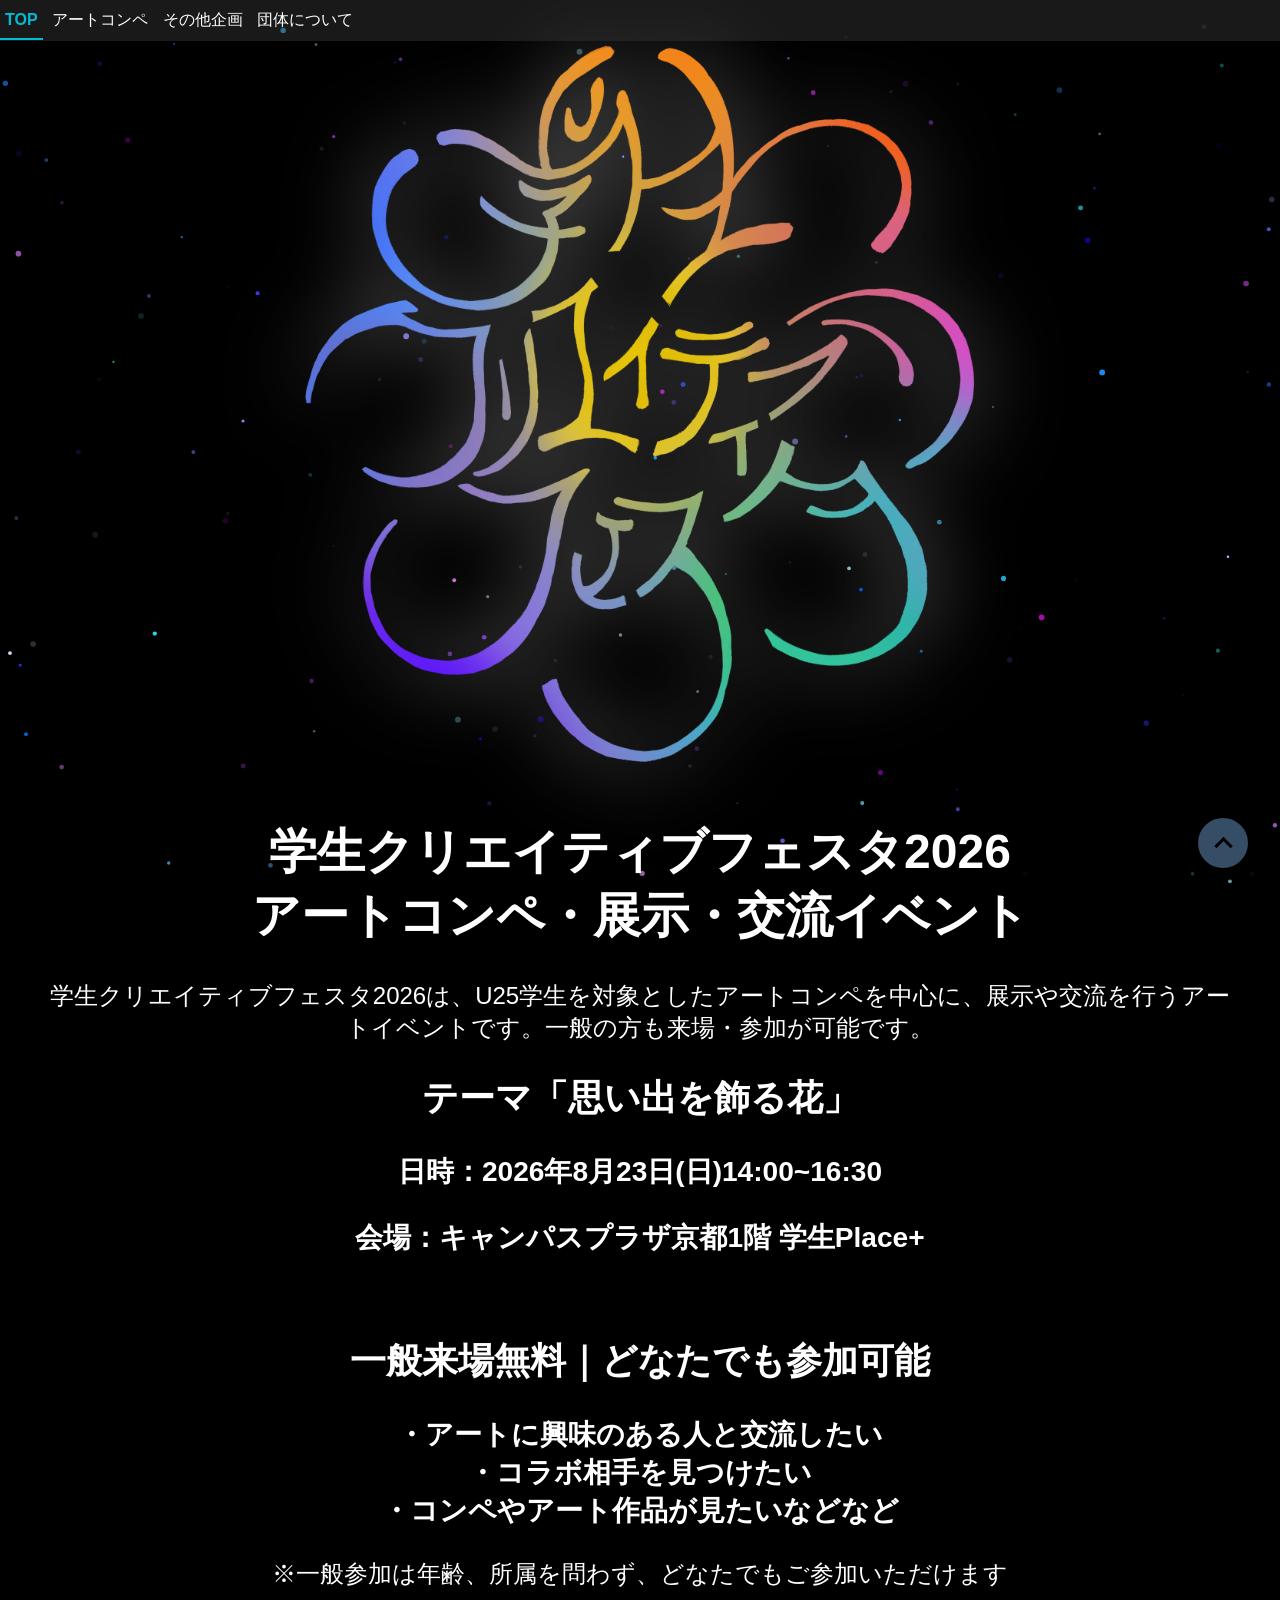
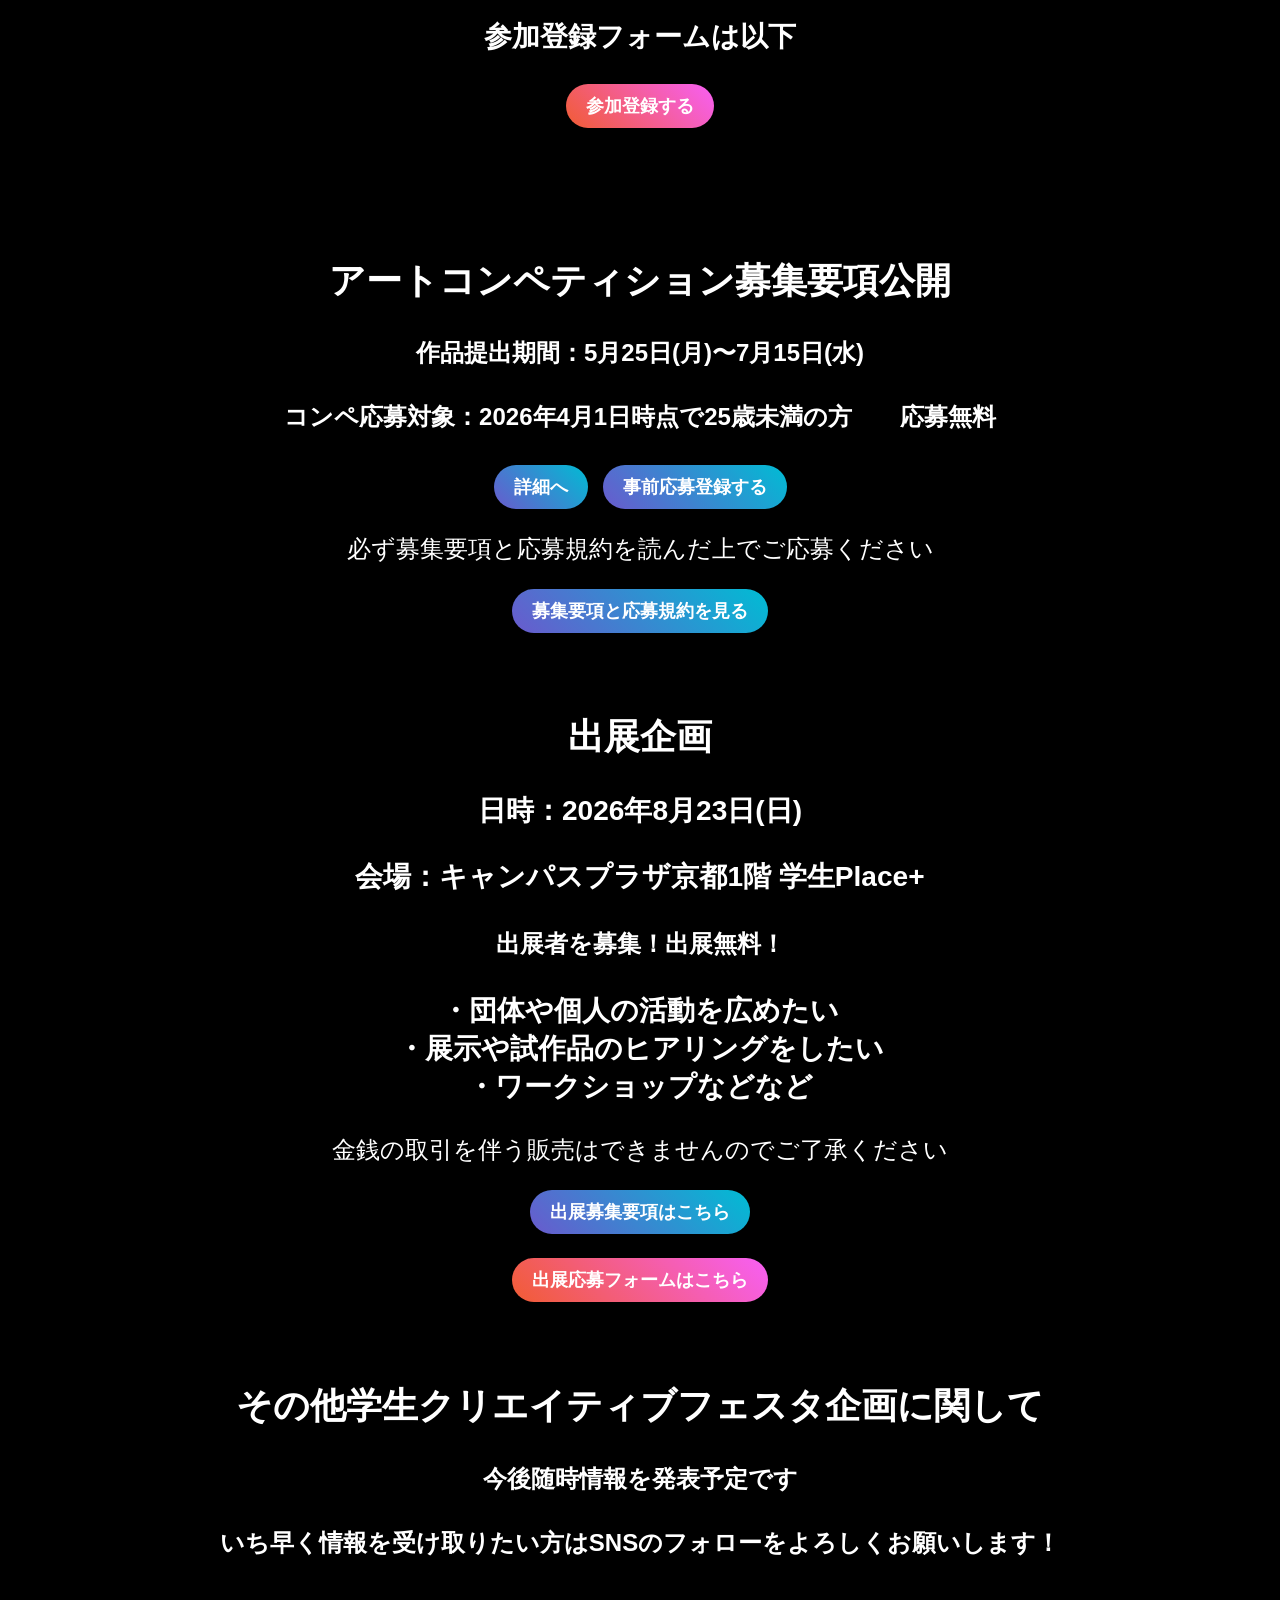
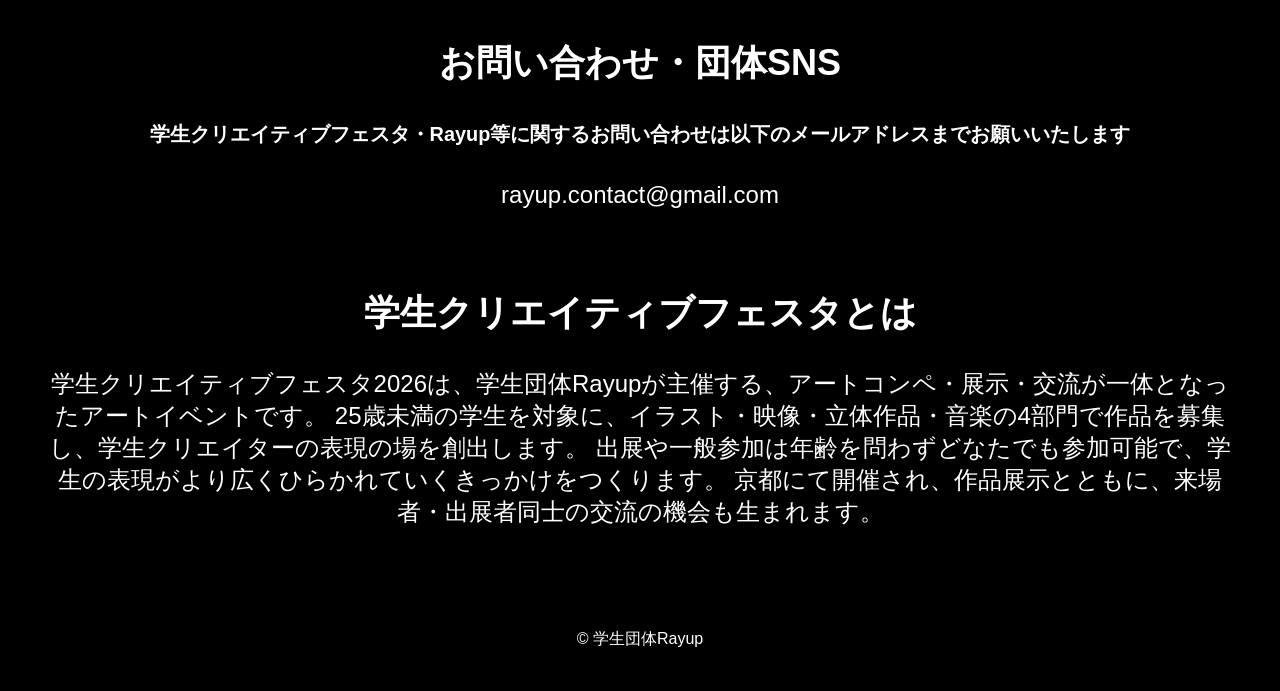
<file: index.html>
<!DOCTYPE html>
<meta name="description" content="学生クリエイティブフェスタ2026開催。U25対象の学生アートコンペティション。イラスト・映像・立体作品・音楽作品を募集。京都・キャンパスプラザで開催。応募無料。">
<html lang="ja">
<head>
    <meta charset="UTF-8">
    <meta name="viewport" content="width=device-width, initial-scale=1.0">
    <title>学生クリエイティブフェスタ2026｜U25学生アートコンペ・京都開催</title>
    <meta name="description" content="学生クリエイティブフェスタ2026開催。U25対象の学生アートコンペティション。イラスト・映像・立体作品・音楽作品を募集。京都・キャンパスプラザで開催。応募無料。">
    <link rel="stylesheet" href="styles.css">
</head>
<body>
    <!-- ヘッダー -->
    <header id="header">
        <nav id="nav-menu" class="nav-menu">
            <a href="index.html" class="nav-item" style="color: #00bcd4; border-bottom: 2px solid #00bcd4; font-weight: bold;">TOP</a>
            <a href="index2.html" class="nav-item">アートコンペ</a>
            <a href="index3.html" class="nav-item">その他企画</a>
            <a href="index4.html" class="nav-item" >団体について</a>
        </nav>
    </header>


    <!-- 背景画像 -->
<div class="video-container">
    <img 
        src="logo_2026.png" 
        alt="学生クリエイティブフェスタ2026 logo" 
        class="background-image">
</div>

    <!-- キラキラエフェクト領域 -->
    <div class="sparkle-container">
        <div class="sparkle" style="top: 10%; left: 20%;"></div>
        <div class="sparkle" style="top: 50%; left: 50%;"></div>
        <div class="sparkle" style="top: 80%; left: 70%;"></div>
    </div>
        
    </div>
    

    <!-- 星空背景用Canvas（動画の上に配置） -->
    <canvas id="starCanvas"></canvas>

    <!-- コンテンツ -->
    <main>

        <!-- コンテンツ 1 -->
        <div class="content-block">
            <h1>学生クリエイティブフェスタ2026<br>アートコンペ・展示・交流イベント</h1>
            <p>学生クリエイティブフェスタ2026は、U25学生を対象としたアートコンペを中心に、展示や交流を行うアートイベントです。一般の方も来場・参加が可能です。</p>
            <h2>テーマ「思い出を飾る花」</h2>
            <h3>日時：2026年8月23日(日)14:00~16:30</h3>
            <h3>会場：キャンパスプラザ京都1階 学生Place+</h3>
        </div>

        <!-- コンテンツ 1 -->
         <h2>一般来場無料｜どなたでも参加可能</h2>
            <h3>・アートに興味のある人と交流したい<br>・コラボ相手を見つけたい<br>・コンペやアート作品が見たいなどなど</h3>
            <p>※一般参加は年齢、所属を問わず、どなたでもご参加いただけます</p>
            <h3>参加登録フォームは以下</h3>
        <div class="button-container2">
                <a href="https://forms.gle/zDuJfYZFj4sSAdqW9" class="detail-button2">参加登録する</a>
            </div>
            <h1>　　</h1>

        <!-- コンテンツ 1 -->
        <div class="content-block">
            <h2>アートコンペティション募集要項公開</h2>
            <h4>作品提出期間：5月25日(月)〜7月15日(水)</h4>
            <h4>コンペ応募対象：2026年4⽉1⽇時点で25歳未満の⽅　　応募無料</h4>
    
            <div class="button-container">
                <a href="index2.html" class="detail-button">詳細へ</a>
                <a href="https://forms.gle/759BhsBGZeLSsuL19" class="detail-button">事前応募登録する</a>
            </div>
            <p>必ず募集要項と応募規約を読んだ上でご応募ください</p>
            <div class="button-container">
                <a href="index2.html#target-section" class="detail-button">募集要項と応募規約を見る</a>
            </div>
        </div>

         <!-- コンテンツ 1 -->
        <div class="content-block">
            <h2>出展企画</h2>
            <h3>日時：2026年8月23日(日)</h3>
            <h3>会場：キャンパスプラザ京都1階 学生Place+</h3>
            <h4>出展者を募集！出展無料！</h4>
            <h3>・団体や個人の活動を広めたい<br>・展示や試作品のヒアリングをしたい<br>・ワークショップなどなど</h3>
            <p>金銭の取引を伴う販売はできませんのでご了承ください</p>
            <div class="button-container3">
                <a href="出展企画募集要項.pdf" class="detail-button">出展募集要項はこちら</a>
            </div>
            <p> </p>
            <div class="button-container2">
                <a href="https://forms.gle/pnqvNWNzG8C58Xqj7" class="detail-button2">出展応募フォームはこちら</a>
            </div>
        </div>
    
        <!-- コンテンツ 2 (デザイン変更) -->
        <div class="content-block">
            <h2>その他学生クリエイティブフェスタ企画に関して</h2>
            <h4>今後随時情報を発表予定です</h4>
            <h4>いち早く情報を受け取りたい方はSNSのフォローをよろしくお願いします！</h4>

        </div>

    
        </div>
         <!-- コンテンツ ５ -->
         <div class="content-block">
            <h2>お問い合わせ・団体SNS</h2>

            <h5>学生クリエイティブフェスタ・Rayup等に関するお問い合わせは以下のメールアドレスまでお願いいたします</h5>
            <p>rayup.contact@gmail.com</p>
        </div>


        <div class="content-block">
    <h2>学生クリエイティブフェスタとは</h2>
    <p>
    学生クリエイティブフェスタ2026は、学生団体Rayupが主催する、アートコンペ・展示・交流が一体となったアートイベントです。
25歳未満の学生を対象に、イラスト・映像・立体作品・音楽の4部門で作品を募集し、学生クリエイターの表現の場を創出します。
出展や一般参加は年齢を問わずどなたでも参加可能で、学生の表現がより広くひらかれていくきっかけをつくります。
京都にて開催され、作品展示とともに、来場者・出展者同士の交流の機会も生まれます。
    </p>
</div>
    
    
    </main>
    



    <!-- フッター -->
    <footer>
        <p>&copy; 学生団体Rayup</p>
    </footer>

    <script src="script.js"></script>
</body>
</html>

<!-- トップに戻るボタン -->
<a class="pagetop" href="#"><div class="pagetop__arrow"></div></a>
</file>
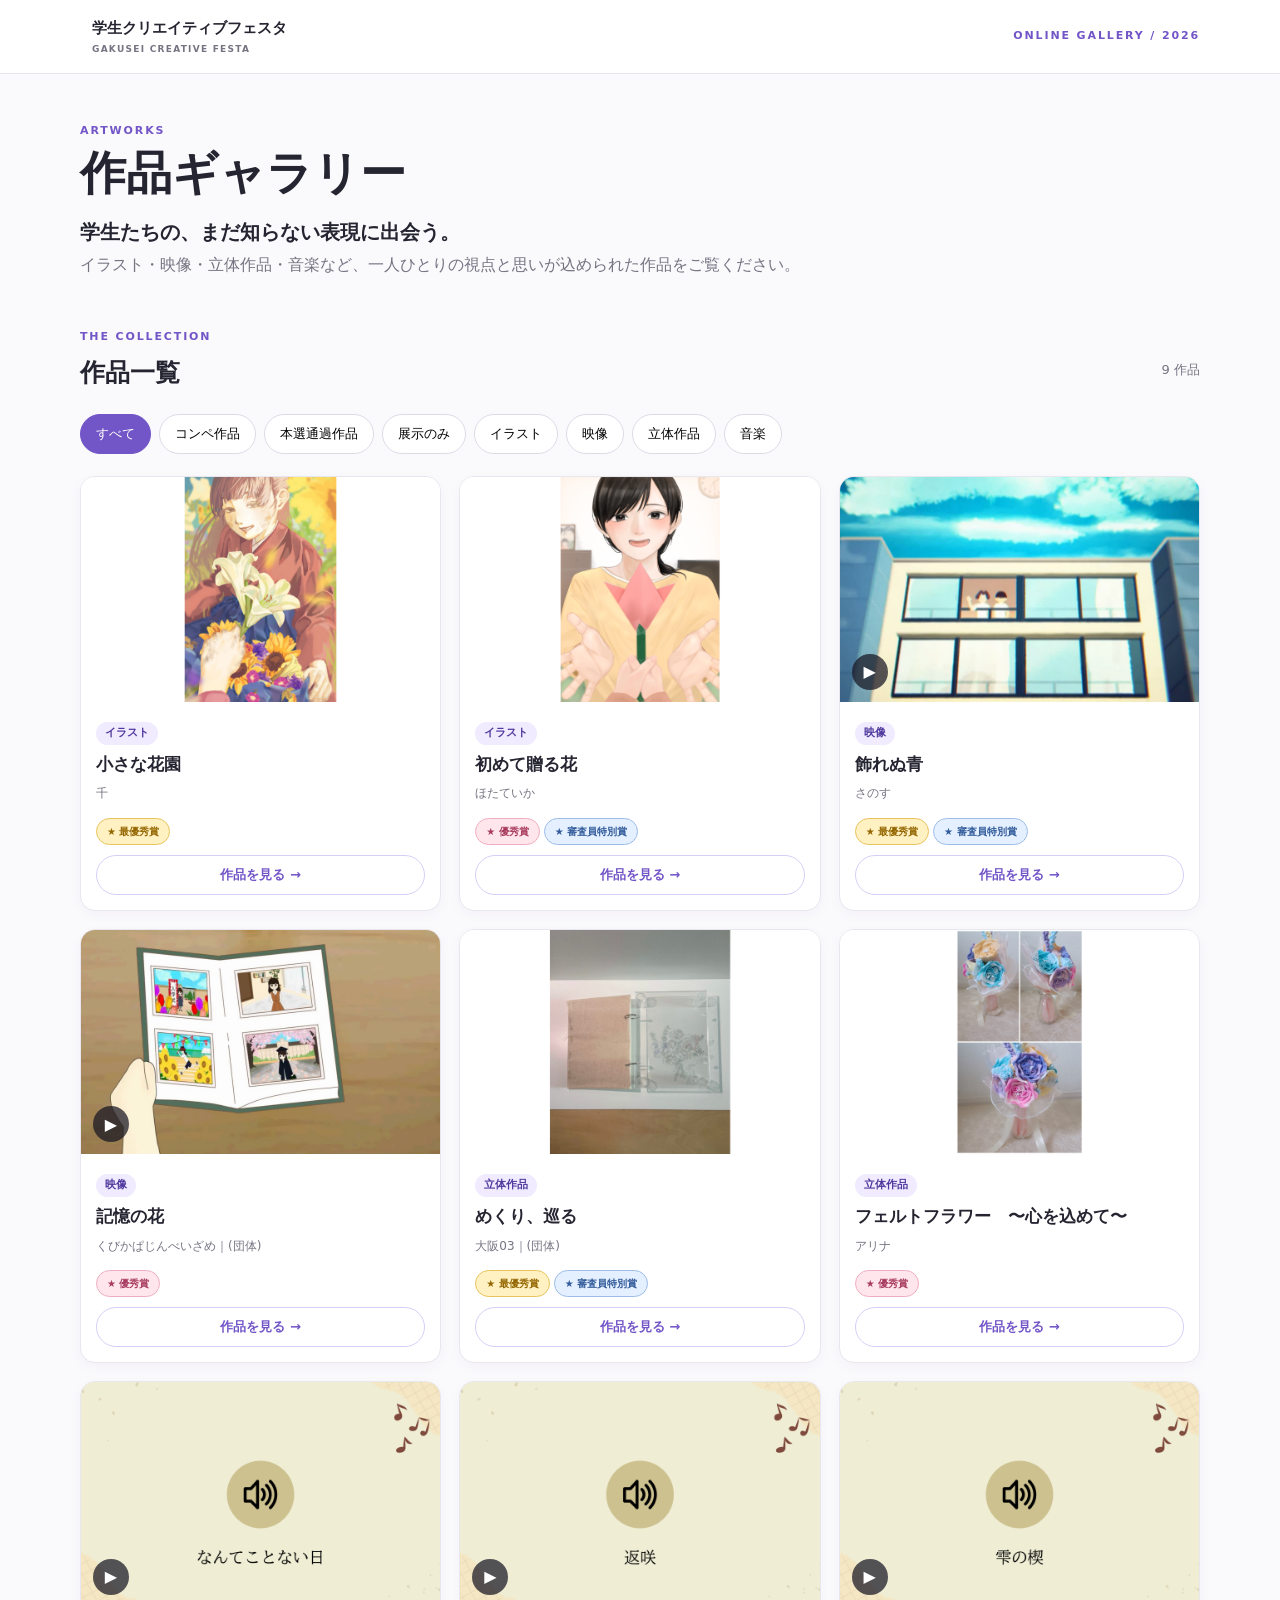
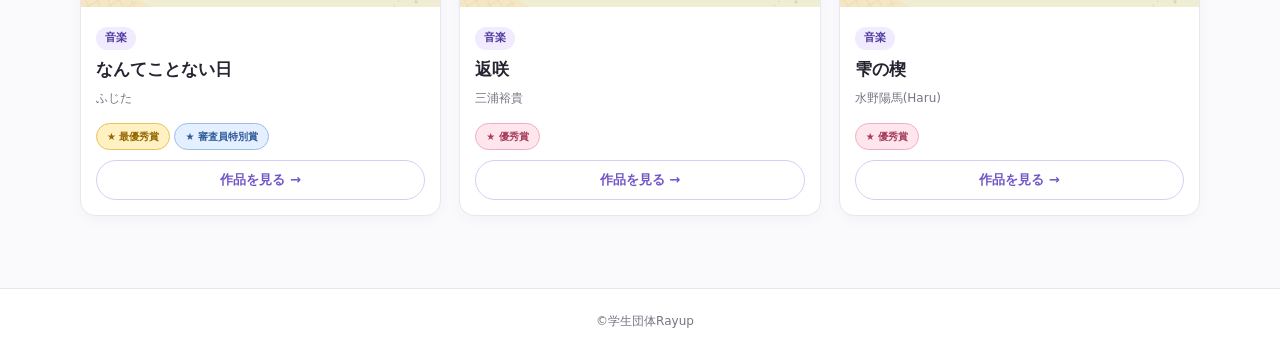
<file: online-exhibition/index.html>
<!doctype html>
<html lang="ja">
<head>
  <meta charset="utf-8">
  <meta name="viewport" content="width=device-width, initial-scale=1">
  <title>学生クリエイティブフェスタ｜作品ギャラリー</title>
  <link rel="stylesheet" href="css/gallery.css">
  <script src="js/gallery.js" defer></script>
</head>
<body>
  <header class="site-header">
    <a class="brand" href="../index.html"><span class="brand-mark"></span><span>学生クリエイティブフェスタ<small>GAKUSEI CREATIVE FESTA</small></span></a>
    <span class="header-note">ONLINE GALLERY / 2026</span>
  </header>

  <main class="page">
    <section class="hero">
      <p class="eyebrow">ARTWORKS</p>
      <h1>作品ギャラリー</h1>
      <p class="intro">学生たちの、まだ知らない表現に出会う。</p>
      <p class="subintro">イラスト・映像・立体作品・音楽など、一人ひとりの視点と思いが込められた作品をご覧ください。</p>
    </section>

    <section class="collection" aria-labelledby="collection-title">
      <div class="section-heading"><div><p class="eyebrow">THE COLLECTION</p><h2 id="collection-title">作品一覧</h2></div><p id="count" class="count">読み込み中…</p></div>
      <nav class="filters" aria-label="作品の絞り込み">
        <button class="filter-button active" data-filter="all">すべて</button>
        <button class="filter-button" data-filter="competition">コンペ作品</button>
        <button class="filter-button" data-filter="award">本選通過作品</button>
        <button class="filter-button" data-filter="exhibition">展示のみ</button>
        <button class="filter-button" data-filter="illustration">イラスト</button>
        <button class="filter-button" data-filter="video">映像</button>
        <button class="filter-button" data-filter="sculpture">立体作品</button>
        <button class="filter-button" data-filter="music">音楽</button>
      </nav>
      <p id="load-error" class="error-message" hidden></p>
      <section id="grid" class="gallery-grid" aria-live="polite"></section>
    </section>
    <section id="detail" class="detail-panel" hidden aria-live="polite"></section>
  </main>
  <footer class="site-footer"><span>©学生団体Rayup</span></footer>
</body>
</html>
</file>
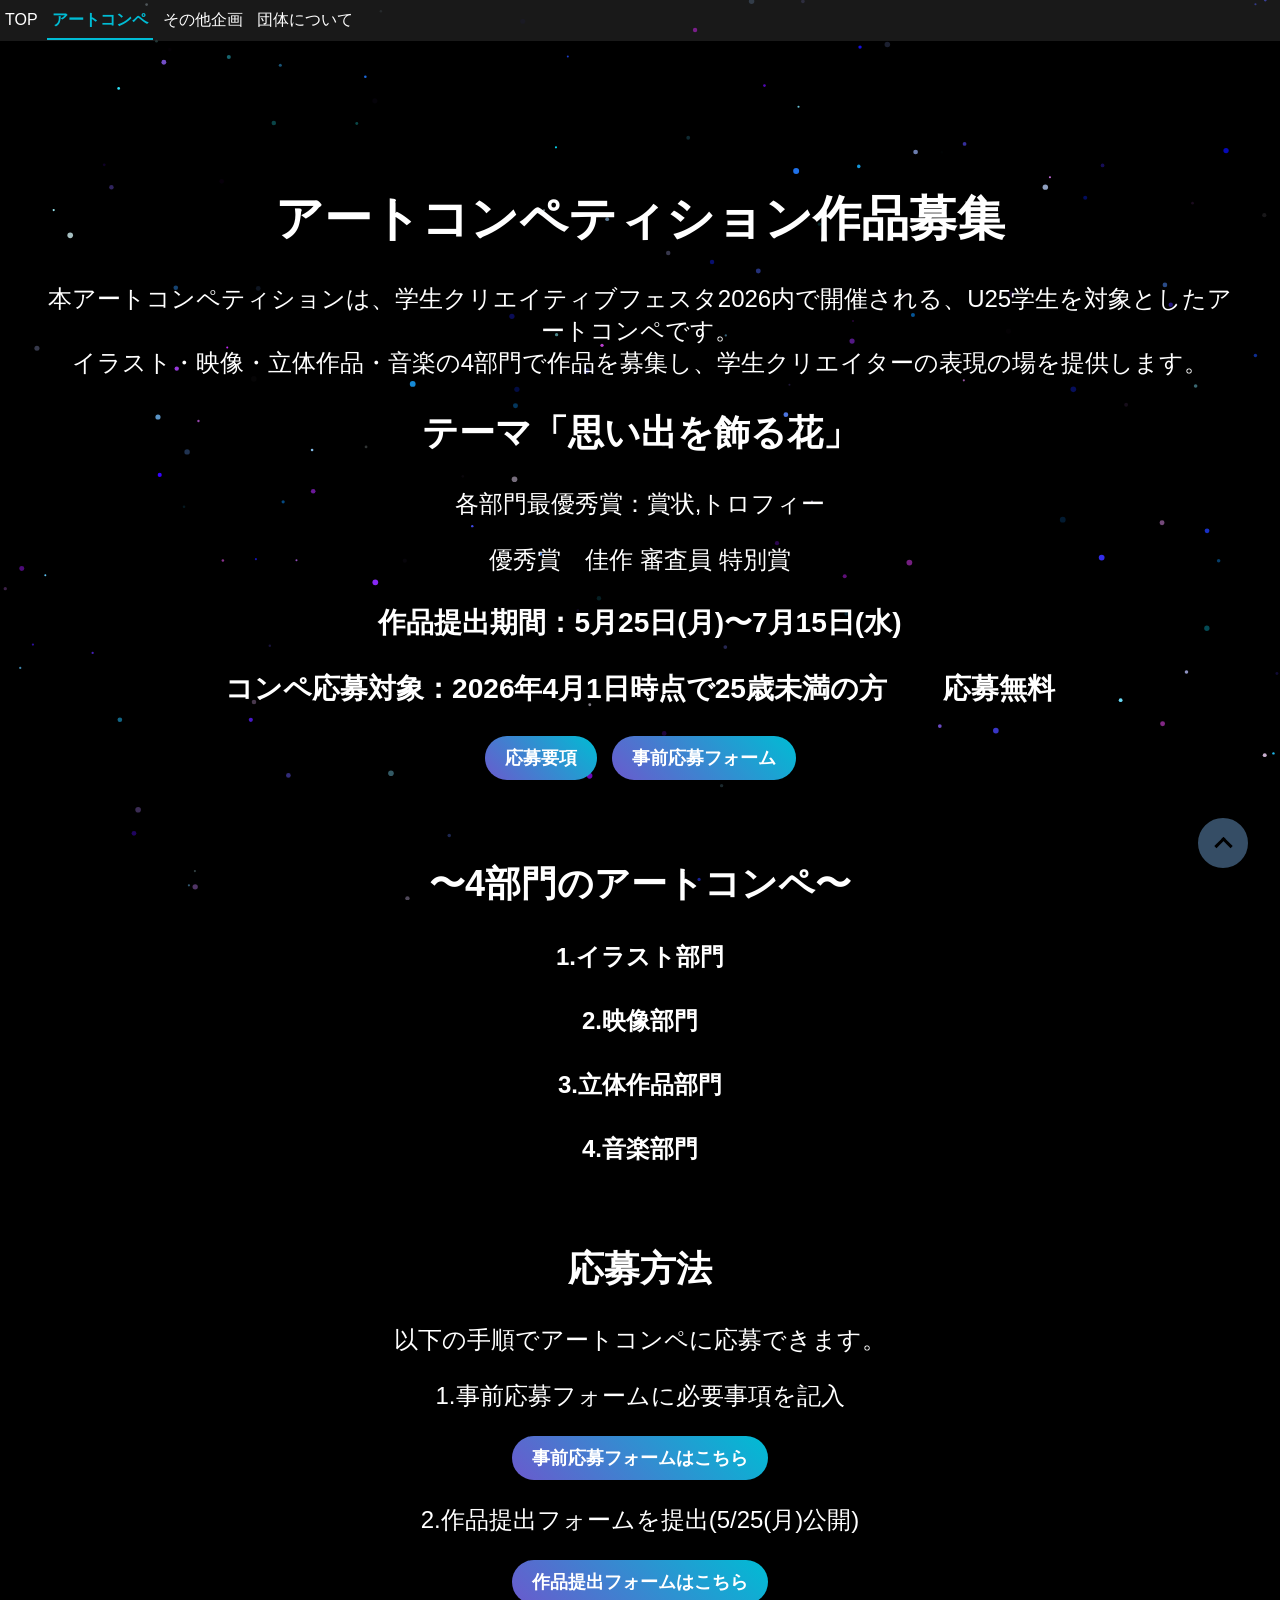
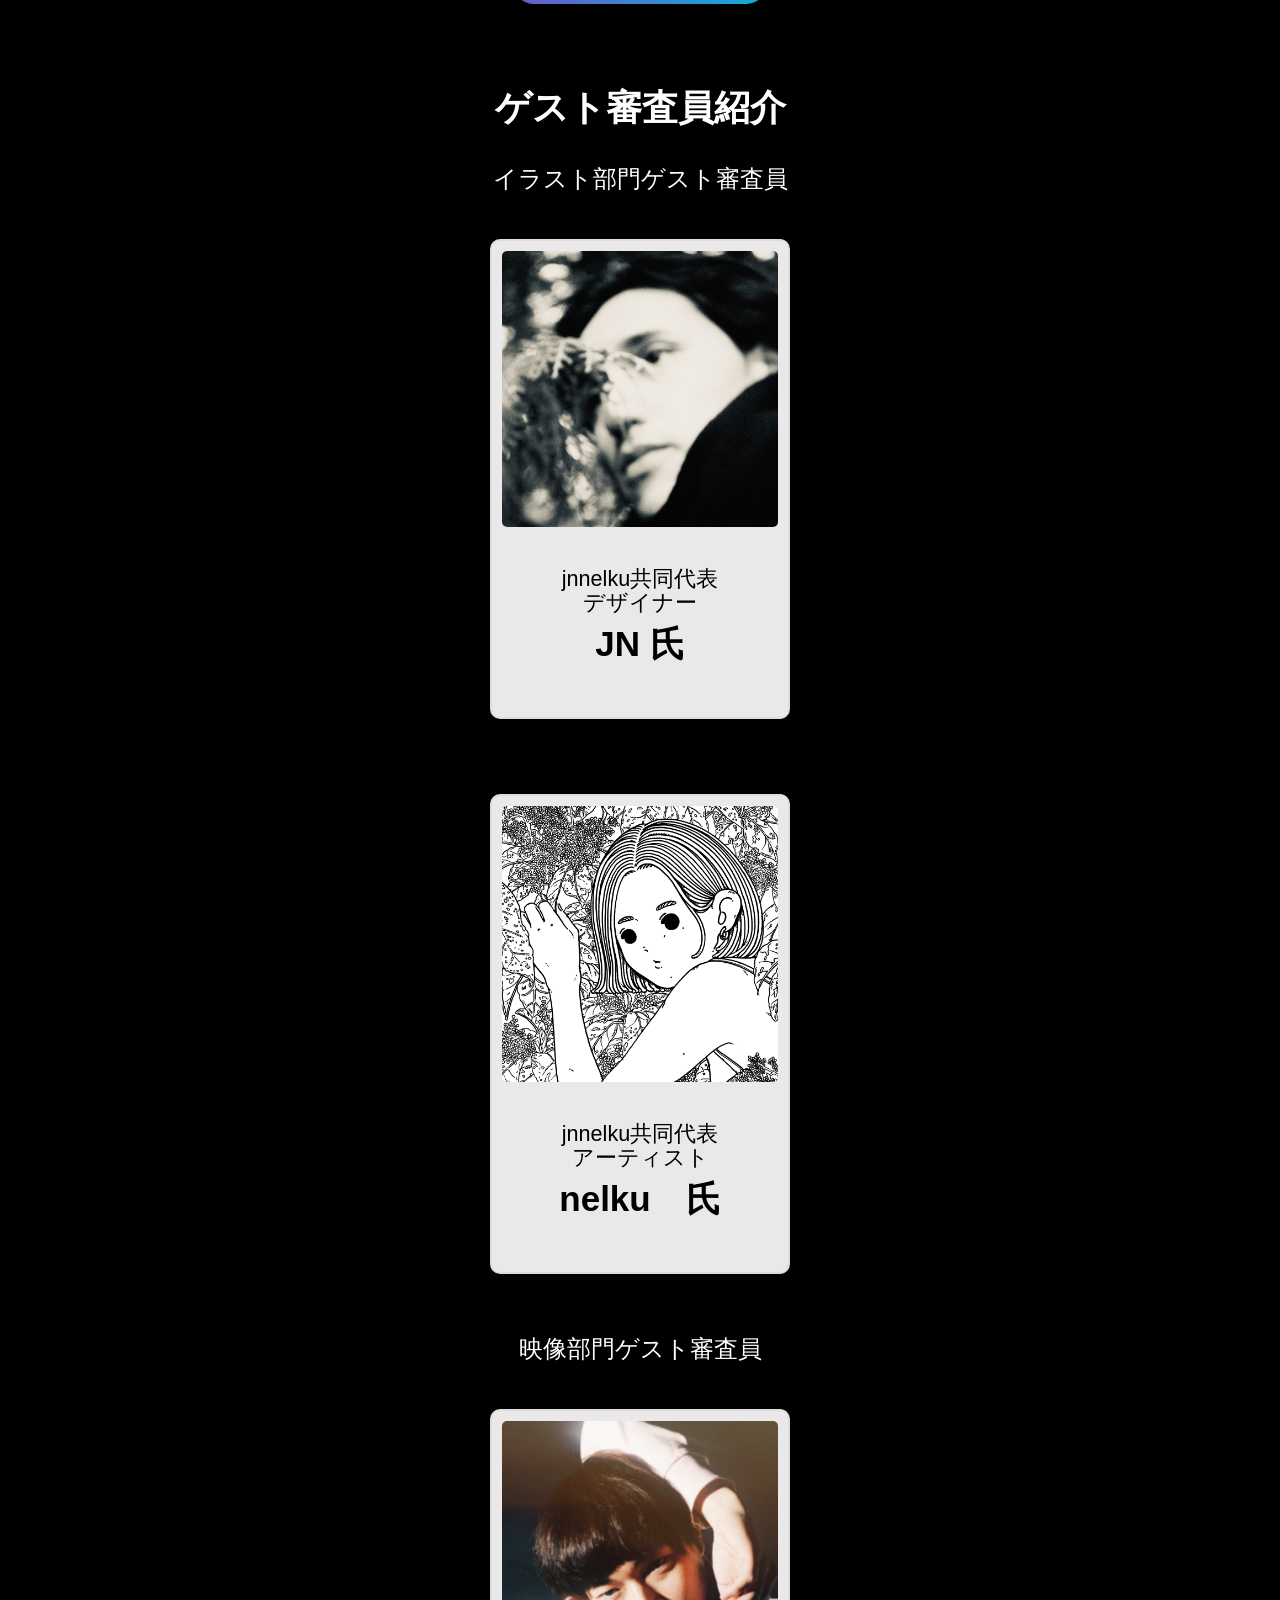
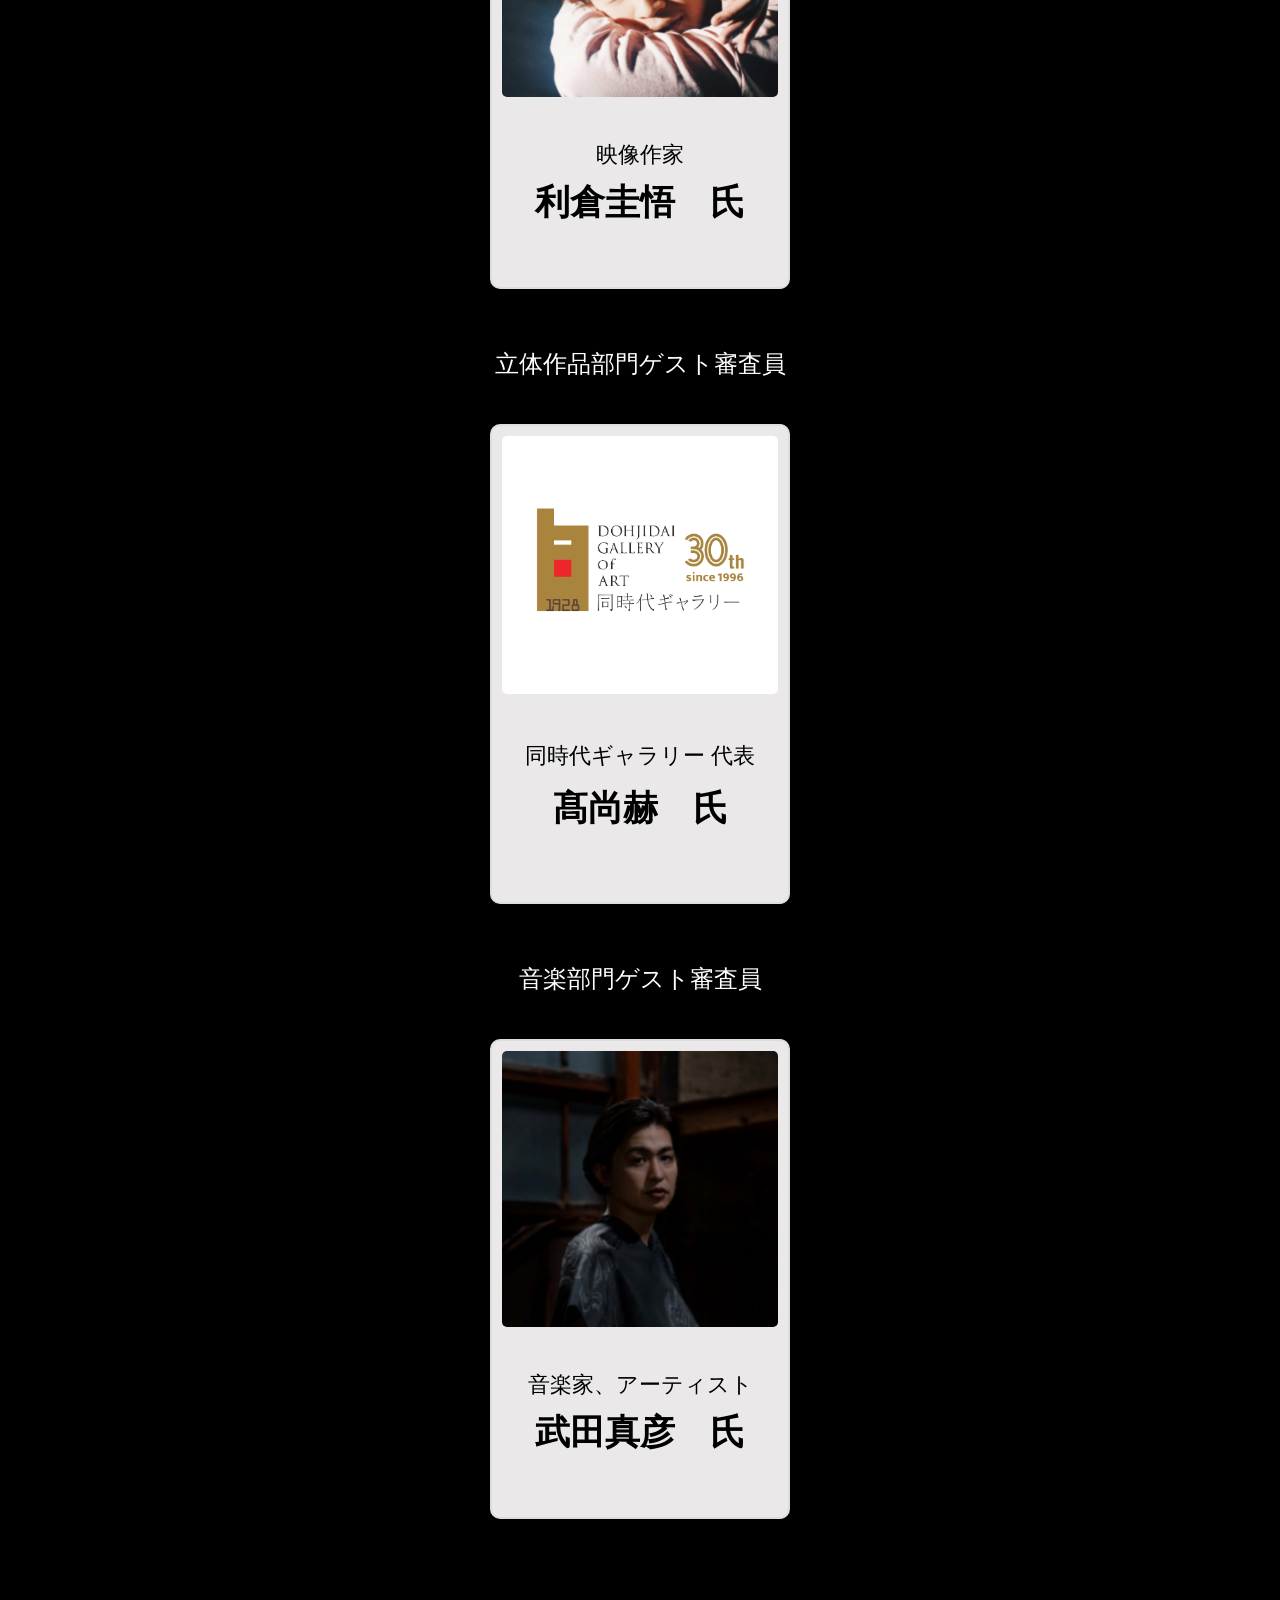
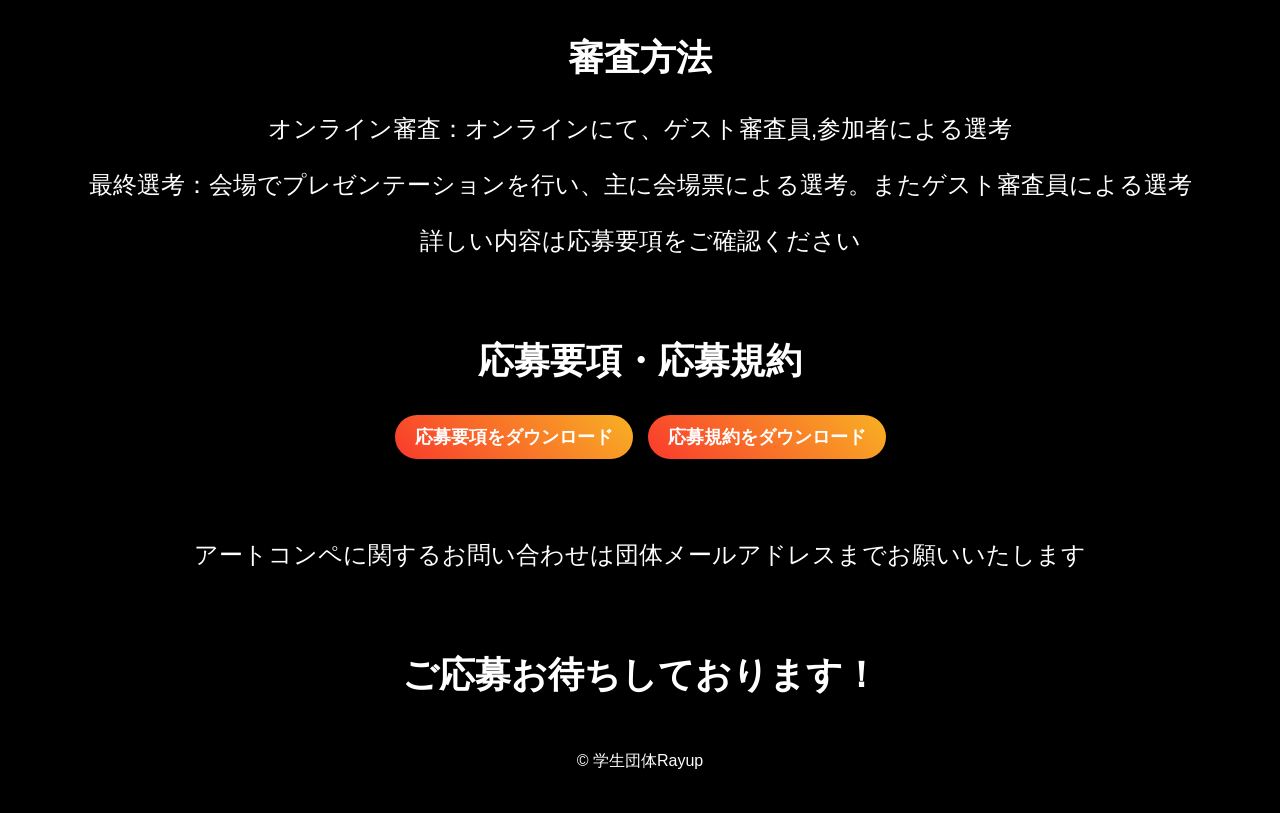
<file: index2.html>
<!DOCTYPE html>
<html lang="ja">
<head>
    <meta charset="UTF-8">
    <meta name="viewport" content="width=device-width, initial-scale=1.0">
    <title>学生アートコンペ2026｜学生クリエイティブフェスタ｜U25・京都開催</title>
<meta name="description" content="学生クリエイティブフェスタ2026のアートコンペ募集要項。U25対象、イラスト・映像・立体作品・音楽の4部門で作品募集。応募無料、京都開催。">
    <link rel="stylesheet" href="styles2.css">
</head>
<body>
      <!-- ヘッダー -->
      <header id="header">
        <nav id="nav-menu" class="nav-menu">
            <a href="index.html" class="nav-item" >TOP</a>
            <a href="index2.html" class="nav-item" style="color: #00bcd4; border-bottom: 2px solid #00bcd4; font-weight: bold;">アートコンペ</a>
            <a href="index3.html" class="nav-item">その他企画</a>
            <a href="index4.html" class="nav-item" >団体について</a>
        </nav>
    </header>
    
    <!-- 星空背景用Canvas（動画の上に配置） -->
    <canvas id="starCanvas"></canvas>

    <!-- コンテンツ -->
    <main>

        <!-- コンテンツ 1 -->
        <div class="content-block">
            <h1>アートコンペティション作品募集</h1>
            <p>
本アートコンペティションは、学生クリエイティブフェスタ2026内で開催される、U25学生を対象としたアートコンペです。<br>
イラスト・映像・立体作品・音楽の4部門で作品を募集し、学生クリエイターの表現の場を提供します。
</p>
            <h2>テーマ「思い出を飾る花」</h2>
            <p>各部門最優秀賞：賞状,トロフィー</p>
            <p>優秀賞　佳作 審査員 特別賞</p>
            <h3>作品提出期間：5月25日(月)〜7月15日(水)</h3>
            <h3>コンペ応募対象：2026年4⽉1⽇時点で25歳未満の⽅　　応募無料</h3>
    
            <div class="button-container">
                <a href="#target-section" class="detail-button">応募要項</a>
                <a href="https://forms.gle/759BhsBGZeLSsuL19" class="detail-button">事前応募フォーム</a>
            </div>
        </div>
    
        <!-- コンテンツ 2 (デザイン変更) -->
        <div class="content-block">
            <h2>〜4部門のアートコンペ〜</h2>
            <h4>1.イラスト部門</h4>
            <h4>2.映像部門</h4>
            <h4>3.立体作品部門</h4>
            <h4>4.音楽部門</h4>
        </div>

        <!-- コンテンツ ３(デザイン変更) -->
        <div class="content-block">
            <h2>応募方法</h2>
            <p>以下の手順でアートコンペに応募できます。</p>
            <p>1.事前応募フォームに必要事項を記入</p>
    
            <div class="button-container3">
                <a href="https://forms.gle/759BhsBGZeLSsuL19" class="detail-button">事前応募フォームはこちら</a>
            </div>
            <p>2.作品提出フォームを提出(5/25(月)公開)</p>
    
            <div class="button-container3">
                <a href="https://forms.gle/ESB9remNxEZycd4w5" class="detail-button">作品提出フォームはこちら</a>
            </div>
        </div>

        <!-- コンテンツ 3　審査員 -->
        <div class="content-block">
        <h2>ゲスト審査員紹介</h2>
        <p>イラスト部門ゲスト審査員</p>
        
        <section class="photo-gallery">
            <div class="photo-item">
                <div class="photo-box">
                <img src="guest_illust_JN.png" alt="イラスト部門 審査員 JN氏">
                <p class="role">jnnelku共同代表<br>
                        デザイナー　　　　　</p>
                <h4>JN 氏</h4>
                <p >　　　　　　　　　　　　　　　　　　　　</p>
                </div>

            </div>
            
        </section>

         <section class="photo-gallery">
            <div class="photo-item">
                <div class="photo-box">
                <img src="guest_illust_nelku.png" alt="イラスト部門 審査員 nelku氏">
                <p class="role">jnnelku共同代表<br>
                    アーティスト　　　　　</p>
                <h4>nelku　氏</h4>
                <p >　　　　　　　　　　　　　　　　　　　　</p>
                </div>

            </div>
            
        </section>
    
        <p>映像部門ゲスト審査員</p>

        <section class="photo-gallery">
            <div class="photo-item">
                <div class="photo-box">
                    <img src="guest_film.jpg" alt="映像部門 審査員 利倉圭悟氏">
                    <p >映像作家　　　　　　　　　　　　　　　　　　　</p>
                    <h4>利倉圭悟　氏</h4>
                    <p >　　　　　　　　　　　　　　　　　　　　</p>
                </div>
            </div>
          
            
        </section>

        <p>立体作品部門ゲスト審査員</p>

        <section class="photo-gallery">
            <div class="photo-item">
                <div class="photo-box">
                    <img src="guest_solid.png" alt="立体作品部門 審査員 髙尚赫氏">
                    <p >同時代ギャラリー 代表　　　　　　　　　　　　　　　　　　　　</p>
                    <h4>髙尚赫　氏</h4>
                    <p >　　　　　　　　　　　　　　　　　　　　</p>
                </div>
            
            </div>
        </section>
        <p>音楽部門ゲスト審査員</p>

        <section class="photo-gallery">
            <div class="photo-item">
                <div class="photo-box">
                    <img src="guest_music.jpg" alt="音楽部門 審査員 武田真彦氏">
                    <p class="role">音楽家、アーティスト　　　　　</p>
                    <h4> 武田真彦　氏</h4>
                    <p >　　　　　　　　　　　　　　　　　　　　</p>
                </div>
            
            </div>
        </section>
    </div>

        <!-- コンテンツ ３(デザイン変更) -->
        <div class="content-block">
            <h2>審査方法</h2>
            <p>オンライン審査：オンラインにて、ゲスト審査員,参加者による選考</p>
            <p>最終選考：会場でプレゼンテーションを行い、主に会場票による選考。またゲスト審査員による選考</p>
            <p>詳しい内容は応募要項をご確認ください</p>
        </div>

         <!-- コンテンツ ４ -->
         <section id="target-section">
         <div class="content-block">
            <h2>応募要項・応募規約</h2>
            <div class="button-container3">
                <a href="Requirements.pdf" download class="detail-button3">応募要項をダウンロード</a>
                <a href="アートコンペ応募規約.pdf" download class="detail-button3">応募規約をダウンロード</a>
            </div>
        </div>
    </section>
        
         <!-- コンテンツ ４ -->
         <div class="content-block">
            <p>アートコンペに関するお問い合わせは団体メールアドレスまでお願いいたします</p>
    
        </div>
        <h2>ご応募お待ちしております！</h2>
        
        
    
    </main>
    
    <!-- フッター -->
    <footer>
        <p>&copy; 学生団体Rayup</p>
    </footer>

    <script src="script2.js"></script>
</body>
</html>

<!-- トップに戻るボタン -->
<a class="pagetop" href="#"><div class="pagetop__arrow"></div></a>
</file>
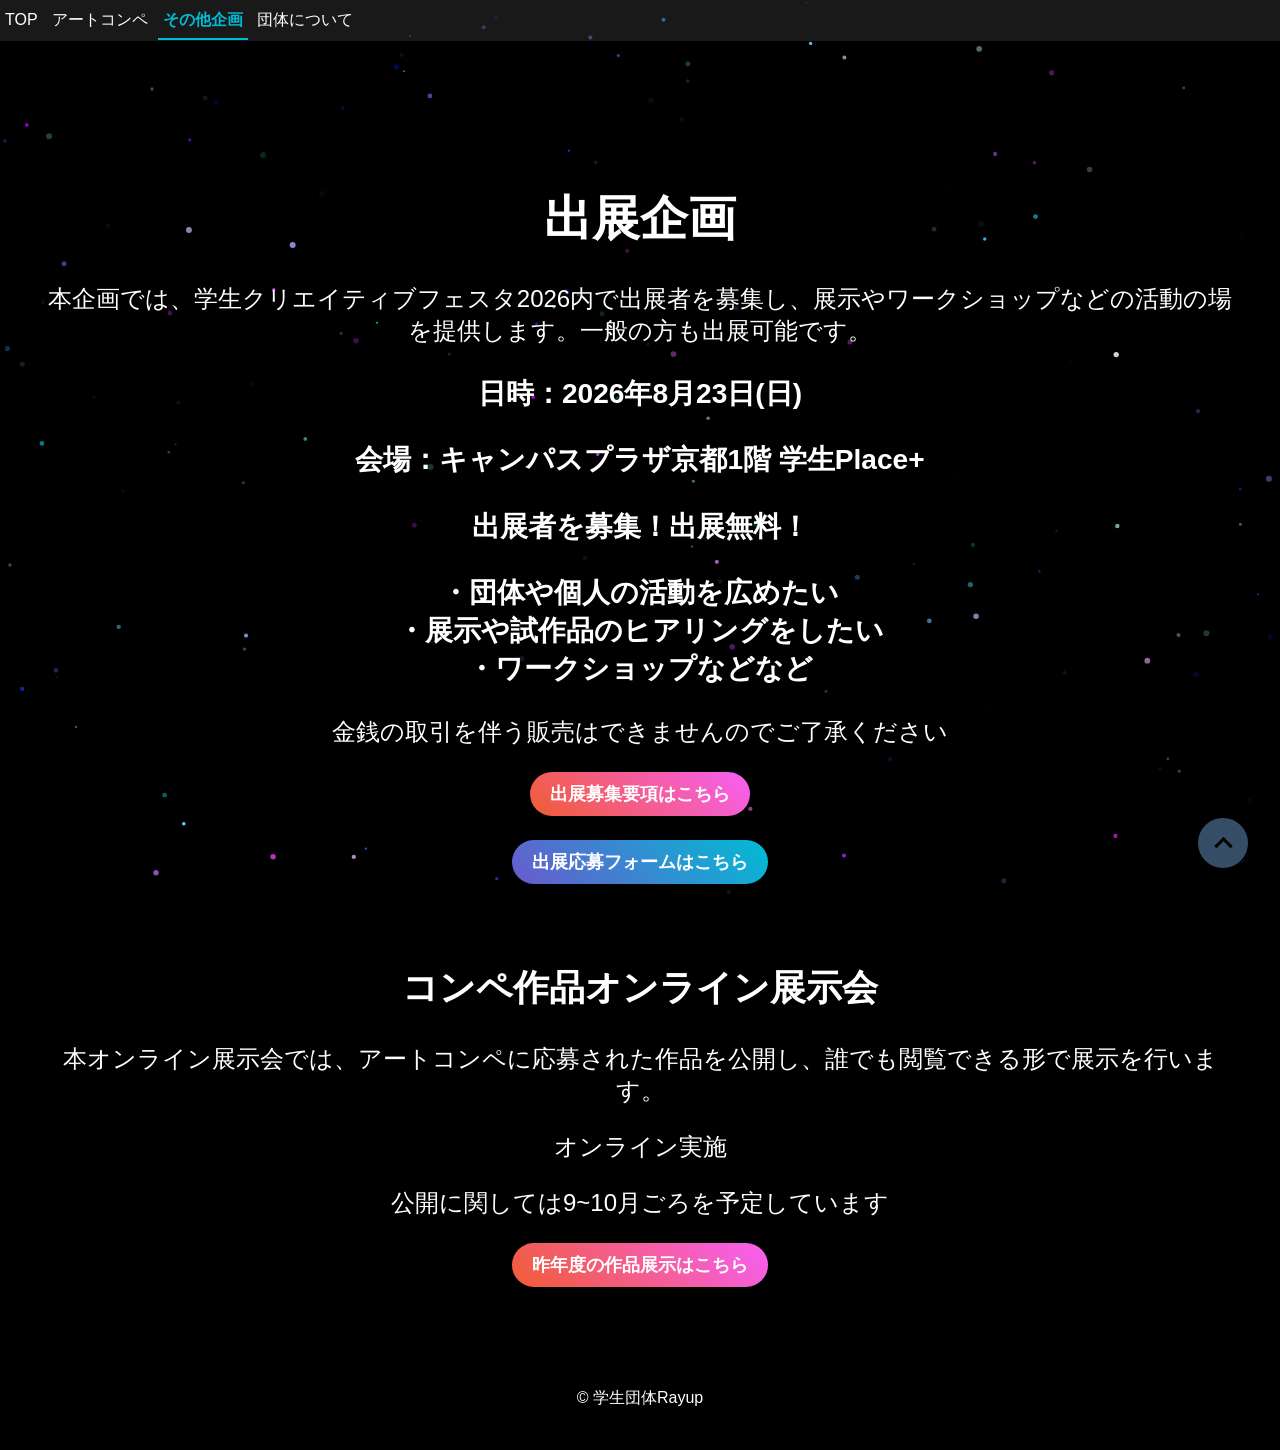
<file: index3.html>
<!DOCTYPE html>
<html lang="ja">
<head>
    <meta charset="UTF-8">
    <meta name="viewport" content="width=device-width, initial-scale=1.0">
    <title>出展募集・展示企画｜学生クリエイティブフェスタ2026｜京都開催</title>
    <meta name="description" content="学生クリエイティブフェスタ2026の出展企画・展示情報。出展者募集、ワークショップ、オンライン展示会を実施。京都開催の学生向けアートイベント。">
    <link rel="stylesheet" href="styles3.css">
</head>
<body>
     <!-- ヘッダー -->
     <header id="header">
        <nav id="nav-menu" class="nav-menu">
            <a href="index.html" class="nav-item" >TOP</a>
            <a href="index2.html" class="nav-item">アートコンペ</a>
            <a href="index3.html" class="nav-item" style="color: #00bcd4; border-bottom: 2px solid #00bcd4; font-weight: bold;">その他企画</a>
            <a href="index4.html" class="nav-item" >団体について</a>
        </nav>
    </header>
    
    <!-- 星空背景用Canvas（動画の上に配置） -->
    <canvas id="starCanvas"></canvas>

    <!-- コンテンツ -->
    <main>

        <!-- コンテンツ 1 -->
        <div class="content-block">
            <h1>出展企画</h1>
            <p>本企画では、学生クリエイティブフェスタ2026内で出展者を募集し、展示やワークショップなどの活動の場を提供します。一般の方も出展可能です。</p>
            <h3>日時：2026年8月23日(日)</h3>
            <h3>会場：キャンパスプラザ京都1階 学生Place+</h3>
            <h3>出展者を募集！出展無料！</h3>
            <h3>・団体や個人の活動を広めたい<br>・展示や試作品のヒアリングをしたい<br>・ワークショップなどなど</h3>
            <p>金銭の取引を伴う販売はできませんのでご了承ください</p>
            <div class="button-container3">
                <a href="出展企画募集要項.pdf" class="detail-button2">出展募集要項はこちら</a>
            </div>
            <p> </p>
            <div class="button-container2">
                <a href="https://forms.gle/pnqvNWNzG8C58Xqj7" class="detail-button">出展応募フォームはこちら</a>
            </div>
        </div>
    
    
        <!-- コンテンツ 2 (デザイン変更) -->
        <div class="content-block">
            <h2>コンペ作品オンライン展示会</h2>
            <p>本オンライン展示会では、アートコンペに応募された作品を公開し、誰でも閲覧できる形で展示を行います。</p>
            <p>オンライン実施</p>
            <p>公開に関しては9~10月ごろを予定しています</p>
             <div class="button-container2">
                <a href="https://gallery.styly.cc/scene/592b121f-8e7d-45e9-a4fb-e993699ebbea" class="detail-button2">昨年度の作品展示はこちら</a>
            </div>
        </div>
        


    
    </main>
    



    <!-- フッター -->
    <footer>
        <p>&copy; 学生団体Rayup</p>
    </footer>

    <script src="script3.js"></script>
</body>
</html>

<!-- トップに戻るボタン -->
<a class="pagetop" href="#"><div class="pagetop__arrow"></div></a>
</file>
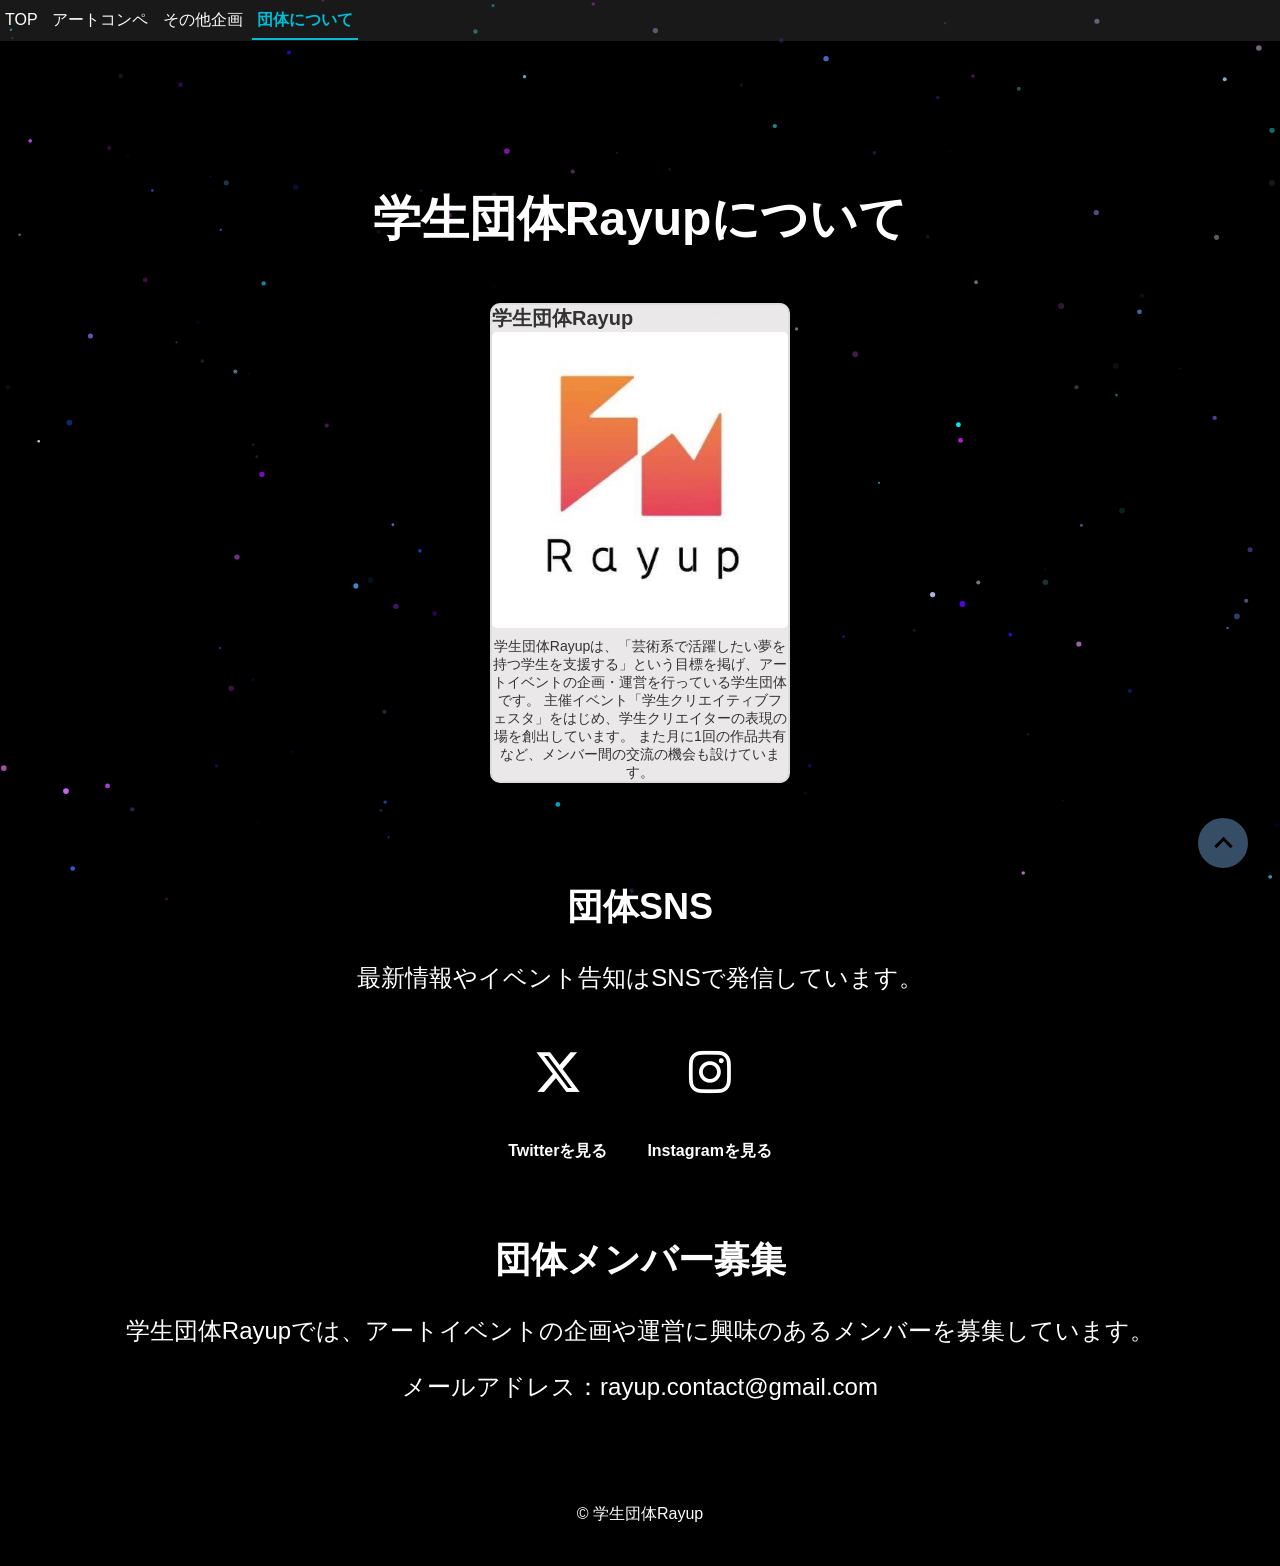
<file: index4.html>
<!DOCTYPE html>
<html lang="ja">
<head>
    <meta charset="UTF-8">
    <meta name="viewport" content="width=device-width, initial-scale=1.0">
    <title>学生団体Rayupとは｜学生クリエイティブフェスタ主催団体</title>
    <meta name="description" content="学生団体Rayupの紹介。学生クリエイティブフェスタを主催し、アートイベントの企画運営や学生クリエイターの支援を行っています。メンバー募集中。">
    <link rel="stylesheet" href="styles4.css">
    <link href="https://cdnjs.cloudflare.com/ajax/libs/font-awesome/6.5.1/css/all.min.css" rel="stylesheet">
</head>
<body>
    <!-- ヘッダー -->
    <header id="header">
        <nav id="nav-menu" class="nav-menu">
            <a href="index.html" class="nav-item" >TOP</a>
            <a href="index2.html" class="nav-item">アートコンペ</a>
            <a href="index3.html" class="nav-item">その他企画</a>
            <a href="index4.html" class="nav-item"  style="color: #00bcd4; border-bottom: 2px solid #00bcd4; font-weight: bold;">団体について</a>
        </nav>
    </header>
    
    <!-- 星空背景用Canvas（動画の上に配置） -->
    <canvas id="starCanvas"></canvas>

    <!-- コンテンツ -->
    <main>

        <!-- コンテンツ 1 -->
        <div class="content-block">
            <h1>学生団体Rayupについて</h1>
            <section class="photo-gallery">
                <div class="photo-item">
                    <div class="photo-box">
                    <h3>学生団体Rayup</h3>
                    <img src="Rayup.jpg" alt="学生団体Rayup">
                    <p>
学生団体Rayupは、「芸術系で活躍したい夢を持つ学生を支援する」という目標を掲げ、アートイベントの企画・運営を行っている学生団体です。
主催イベント「学生クリエイティブフェスタ」をはじめ、学生クリエイターの表現の場を創出しています。
また月に1回の作品共有など、メンバー間の交流の機会も設けています。
</p>
                    </div>
                </div>
            </section>
            
        </div>

    
        <!-- コンテンツ 2 (デザイン変更) -->
         

       
        
        
        <div class="content-block">
            <h2>団体SNS</h2>
            <p>
最新情報やイベント告知はSNSで発信しています。
</p>
            <div class="sns-section">
                <!-- Twitter -->
                <div class="sns-item">
                    <a href="https://twitter.com/rayup_account" target="_blank" class="sns-link">
                        <i class="fa-brands fa-x-twitter"></i>
                    </a>
                    <p><a href="https://twitter.com/rayup_account" target="_blank" class="sns-text-link">Twitterを見る</a></p>
                </div>
            
                <!-- Instagram -->
                <div class="sns-item">
                    <a href="https://instagram.com/rayup_account" target="_blank" class="sns-link">
                        <i class="fa-brands fa-instagram"></i>
                    </a>
                    <p><a href="https://instagram.com/rayup_account" target="_blank" class="sns-text-link">Instagramを見る</a></p>
                </div>
            </div>
            

        <!-- コンテンツ ３(デザイン変更) -->
        <div class="content-block">
            <h2>団体メンバー募集</h2>
            <p>学生団体Rayupでは、アートイベントの企画や運営に興味のあるメンバーを募集しています。</p>
            <p>メールアドレス：rayup.contact@gmail.com</p>
        </div>

       

       
    </main>
    



    <!-- フッター -->
    <footer>
        <p>&copy; 学生団体Rayup</p>
    </footer>

    <script src="script4.js"></script>
</body>
</html>

<!-- トップに戻るボタン -->
<a class="pagetop" href="#"><div class="pagetop__arrow"></div></a>
</file>
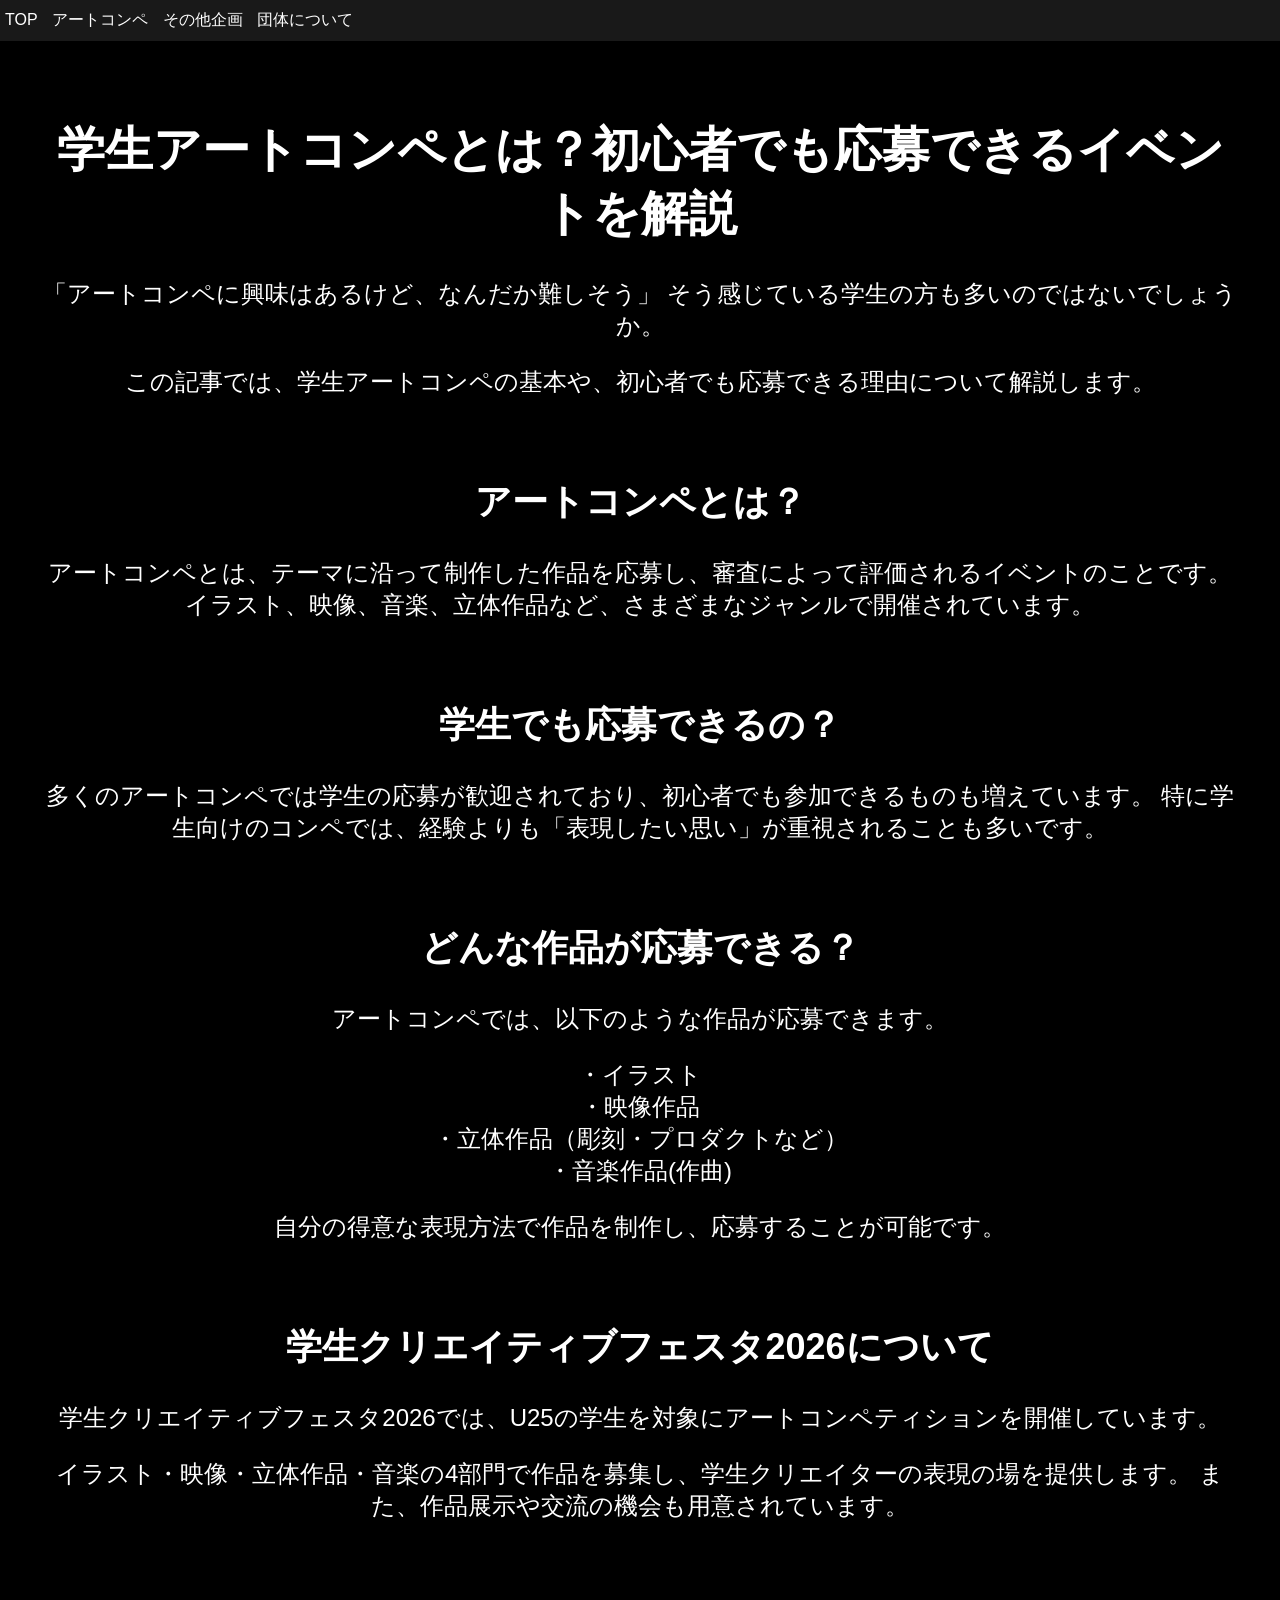
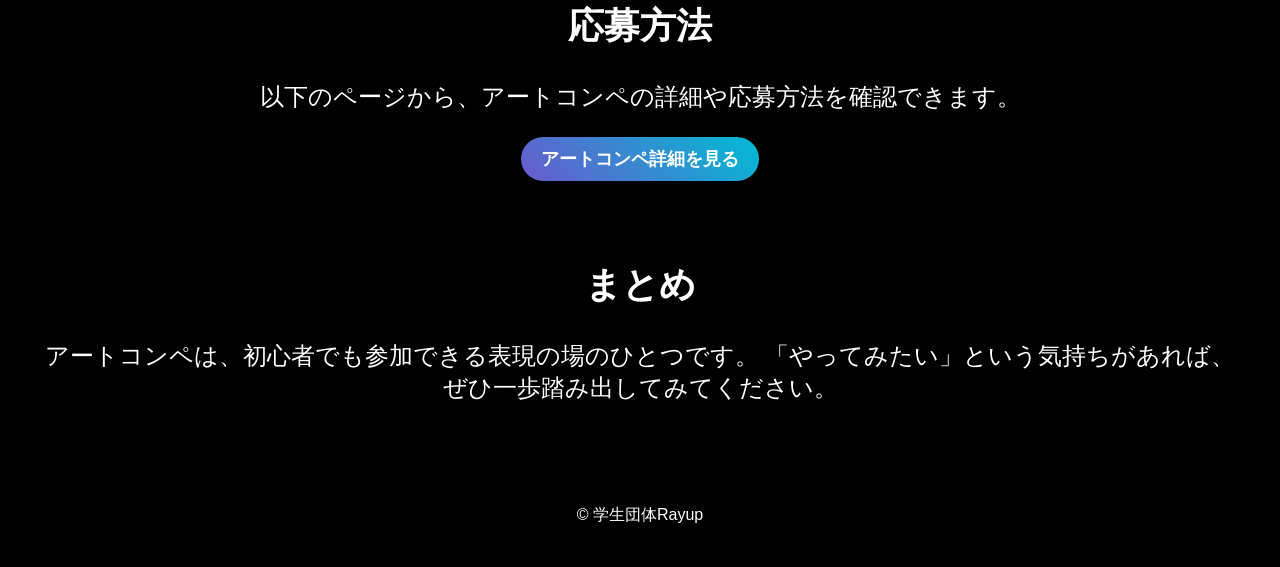
<file: student-art-competition.html>
<!DOCTYPE html>
<html lang="ja">
<head>
    <meta charset="UTF-8">
    <meta name="viewport" content="width=device-width, initial-scale=1.0">
    <title>学生アートコンペとは？初心者でも応募できるイベントを解説｜学生クリエイティブフェスタ2026</title>
    <meta name="description" content="学生アートコンペとは何かを初心者向けに解説。応募方法や作品ジャンル、学生クリエイティブフェスタ2026についても紹介します。">
    <link rel="stylesheet" href="styles.css">
</head>

<body>

<!-- ヘッダー -->
<header id="header">
    <nav id="nav-menu" class="nav-menu">
        <a href="index.html" class="nav-item">TOP</a>
        <a href="index2.html" class="nav-item">アートコンペ</a>
        <a href="index3.html" class="nav-item">その他企画</a>
        <a href="index4.html" class="nav-item">団体について</a>
    </nav>
</header>

<main>

<div class="content-block">
    <h3>　</h3>

<h1>学生アートコンペとは？初心者でも応募できるイベントを解説</h1>

<p>
「アートコンペに興味はあるけど、なんだか難しそう」  
そう感じている学生の方も多いのではないでしょうか。
</p>

<p>
この記事では、学生アートコンペの基本や、初心者でも応募できる理由について解説します。
</p>

</div>

<div class="content-block">

<h2>アートコンペとは？</h2>

<p>
アートコンペとは、テーマに沿って制作した作品を応募し、審査によって評価されるイベントのことです。
イラスト、映像、音楽、立体作品など、さまざまなジャンルで開催されています。
</p>

</div>

<div class="content-block">

<h2>学生でも応募できるの？</h2>

<p>
多くのアートコンペでは学生の応募が歓迎されており、初心者でも参加できるものも増えています。
特に学生向けのコンペでは、経験よりも「表現したい思い」が重視されることも多いです。
</p>

</div>

<div class="content-block">

<h2>どんな作品が応募できる？</h2>

<p>
アートコンペでは、以下のような作品が応募できます。
</p>

<p>
・イラスト <br>
・映像作品<br> 
・立体作品（彫刻・プロダクトなど）<br> 
・音楽作品(作曲)<br>
</p>

<p>
自分の得意な表現方法で作品を制作し、応募することが可能です。
</p>

</div>

<div class="content-block">

<h2>学生クリエイティブフェスタ2026について</h2>

<p>
学生クリエイティブフェスタ2026では、U25の学生を対象にアートコンペティションを開催しています。
</p>

<p>
イラスト・映像・立体作品・音楽の4部門で作品を募集し、学生クリエイターの表現の場を提供します。
また、作品展示や交流の機会も用意されています。
</p>

</div>

<div class="content-block">

<h2>応募方法</h2>

<p>
以下のページから、アートコンペの詳細や応募方法を確認できます。
</p>

<div class="button-container">
    <a href="index2.html" class="detail-button">アートコンペ詳細を見る</a>
</div>

</div>

<div class="content-block">

<h2>まとめ</h2>

<p>
アートコンペは、初心者でも参加できる表現の場のひとつです。  
「やってみたい」という気持ちがあれば、ぜひ一歩踏み出してみてください。
</p>

</div>

</main>

<footer>
    <p>&copy; 学生団体Rayup</p>
</footer>

</body>
</html>
</file>
<file: styles.css>
body {
    display: flex;
    flex-direction: column;
    min-height: 1vh; /* ビューポートの高さに合わせる */
    font-family: Arial, sans-serif;
    background: #000;
    overflow-y: scroll;
    margin: 0;
    padding: 0;
}

/* デフォルトスタイル（PC向け） */
body {
    font-size: 16px; /* PCの標準フォントサイズ */
    margin: 0 auto; /* 両側の余白を中央揃え */
    max-width: 1200px; /* 全体の横幅を制限（必要に応じて変更） */
    padding: 20px; /* 内容の内側に余白を追加 */
}

/* モバイル対応（768px以下） */
@media (max-width: 768px) {
    body {
        font-size: 14px; /* フォントサイズを小さくする */
        margin: 0 24px; /* 両側の余白を追加（15pxずつ） */
        max-width: 100%; /* 幅を画面いっぱいに */
        padding: 10px; /* 内容の内側の余白を少し狭く */
    }

    /* 見出しのフォントサイズを縮小 */
    h1 {
        font-size: 18px; /* 大見出しのサイズ */
    }

    h2 {
        font-size: 22px; /* 中見出しのサイズ */
    }

    h3 {
        font-size: 16px; /* 小見出しのサイズ */
    }

    h4 {
        font-size: 16px; /* 小見出しのサイズ */
    }

    h5 {
        font-size: 12px; /* 小見出しのサイズ */
    }

    p {
        font-size: 13px; /* 小見出しのサイズ */
    }

    button, .btn {
        padding: 10px 20px; /* 縦横の間隔を縮小 */
        font-size: 16px;    /* フォントサイズを小さく */
        border-radius: 4px; /* 角の丸みも微調整 */
    }

    /* ナビゲーションメニューのフォントサイズを調整 */
    .nav-menu a {
        font-size: 14px; /* メニューリンクの文字サイズ */
    }

    /* フッターのフォントサイズ */
    footer {
        font-size: 8px; /* フッターの文字サイズをさらに縮小 */
    }
}


/* セクションの余白調整 */
section {
    margin-bottom: 20px; /* セクション間に余白を追加 */
}

.nav-menu a,
.sns-section {
    padding: 10px 5px; /* 各リンクやSNSセクションも余白を調整 */
}

/* ヘッダーのスタイルもモバイル対応 */
header {
    padding: 10px 15px; /* ヘッダーの内側余白を調整 */
}




/* ヘッダー */
header {
    position: fixed;
    top: 0;
    left: 0;
    width: 100%;
    background-color: rgba(50, 50, 50, 0.5);
    padding: 10px 0; /* 上下の余白を調整 */
    text-align: left; /* テキストを中央寄せ */
    z-index: 100;
}

/* ナビゲーションメニュー */
.nav-item {
    color: #fff;
    text-decoration: none;
    padding: 10px;
    transition: 0.3s;
    border-bottom: 2px solid transparent;
}

.nav-item:hover {
    color: #00bcd4;
    border-bottom: 2px solid #00bcd4;
}





/* 星空背景Canvas（動画の上に配置） */
#starCanvas {
    position: fixed;
    top: 0;
    left: 0;
    width: 100%;
    height: 100%;
    z-index: -1;
}

/* フッター */
footer {
    position: static; /* 固定を解除 */
    bottom: auto;     /* 自動で配置 */
    margin-top: auto; /* 残りスペースを埋める */
    left: 0;
    width: 100%;
    padding: 5px 0;
    background: alpha;
    color: #fff;
    text-align: center;
    z-index: 100;
    background-position: center; /* 背景画像・色を中央に配置 */
}

/* コンテンツ部分 */
main {
    flex: 1; /* コンテンツが増えても自動的に調整 */
    margin-top: 0vh; 
    color: #fff;
    font-size: 24px;
    text-align: center;
    background: transparent; /* Canvas の星空が透けるように設定 */
    height: 70vh; /* 仮の高さを設定（調整可能） */
    padding-bottom: 0px; /* フッター部分との間に適切な余白 */
}

.content-section h1{
    font-size: 60px;
    white-space: nowrap; /* テキストが折り返さないように */
    overflow: hidden;
}

.content-section h2 {
    font-size: 48px;
    white-space: nowrap; /* テキストが折り返さないように */
    overflow: hidden;
}

.content-section h3 {
    font-size: 36px;
    white-space: nowrap; /* テキストが折り返さないように */
    overflow: hidden;
}

.content-section h4{
    font-size: 30px;
    white-space: nowrap; /* テキストが折り返さないように */
    overflow: hidden;
}

.content-section h5{
    font-size: 25px;
    white-space: nowrap; /* テキストが折り返さないように */
    overflow: hidden;
}

.content-section p{
    font-size: 20px;
    white-space: nowrap; /* テキストが折り返さないように */
    overflow: hidden;
}

.content-block {
    margin-bottom: 80px; /* コンテンツ間の空白を調整 */
}

/* 詳細ボタン1 */
.detail-button {
    display: inline-block;
    padding: 10px 20px;
    font-size: 18px;
    font-weight: bold;
    color: #fff;
    background: linear-gradient(45deg, #6a5acd, #00bcd4);
    text-decoration: none;
    border-radius: 30px;
    box-shadow: 0 5px 15px rgba(0, 0, 0, 0.2);
    transition: all 0.3s ease;
    text-align: center;
}

/* 詳細ボタン2 */
.detail-button2 {
    display: inline-block;
    padding: 10px 20px;
    font-size: 18px;
    font-weight: bold;
    color: #fff;
    background: linear-gradient(45deg, #f15c33, #f75ff5);
    text-decoration: none;
    border-radius: 30px;
    box-shadow: 0 5px 15px rgba(0, 0, 0, 0.2);
    transition: all 0.3s ease;
    text-align: center;
}

/* 詳細ボタン3 */
.detail-button3 {
    display: inline-block;
    padding: 10px 20px;
    font-size: 18px;
    font-weight: bold;
    color: #fff;
    background: linear-gradient(45deg, #56f133, #eff75f);
    text-decoration: none;
    border-radius: 30px;
    box-shadow: 0 5px 15px rgba(0, 0, 0, 0.2);
    transition: all 0.3s ease;
    text-align: center;
}

/* スマホ表示時にボタンサイズを小さくする */
@media (max-width: 768px) {
    .detail-button,
    .detail-button2,
    .detail-button3 {
        padding: 8px 16px; /* ボタンの間隔を小さく */
        font-size: 16px;   /* テキストのサイズを少し小さく */
        border-radius: 20px; /* 角の丸みをコンパクトに */
        box-shadow: 0 3px 8px rgba(0, 0, 0, 0.3); /* 影の調整 */
    }
}


/* ホバーエフェクト */
.detail-button:hover {
    background: linear-gradient(45deg, #00bcd4, #6a5acd);
    transform: translateY(-3px);
    box-shadow: 0 10px 20px rgba(0, 0, 0, 0.3);
}
.detail-button2:hover {
    background: linear-gradient(45deg, #f75ff5, #f15c33);
    transform: translateY(-3px);
    box-shadow: 0 10px 20px rgba(0, 0, 0, 0.3);
}

/* ボタンコンテナ */
.button-container {
    display: flex;
    justify-content: center;
    gap: 15px;
    margin-top: 10px;
}
/* ボタンコンテナ */
.button-container2 {
    display: flex;
    justify-content: center;
    gap: 15px;
    margin-top: 10px;
}

.button-container3 {
    display: flex;
    justify-content: center;
    gap: 15px;
    margin-top: 10px;
}

/* エフェクト領域 */
.sparkle-container {
    position: absolute;
    top: 0;
    left: 0;
    width: 100%;
    height: 100%;
    pointer-events: none;
    z-index: 100;
}

/* 星型エフェクト要素 */
.sparkle {
    position: absolute;
    width: 30px;
    height: 30px;
    background: radial-gradient(circle, #ff0, rgba(255,255,0,0.8));
    opacity: 0;
    clip-path: polygon(50% 0%, 61% 35%, 98% 35%, 68% 57%, 79% 91%, 50% 70%, 21% 91%, 32% 57%, 2% 35%, 39% 35%);
    animation: sparkleAnimation 1s ease-out forwards;
}

/* ビビディバビディブー風アニメーション */
@keyframes sparkleAnimation {
    0% {
        transform: scale(0.2) rotate(0deg);
        opacity: 1;
    }
    50% {
        transform: scale(3) rotate(360deg);
        opacity: 0.5;
    }
    100% {
        transform: scale(5) translateY(-100px) rotate(720deg);
        opacity: 0;
    }
}

/* 動画上下余白調整（スマホのみ） */
@media (max-width: 768px) {
    .video-container {
        height: 50vh; /* 動画コンテンツを狭く表示 */
        padding: 0;
        margin: 0;
    }
    .video-container video {
        object-fit: cover;
        height: 100%;
    }
    main {
        flex: 1; /* コンテンツが増えても自動的に調整 */
        margin-top: 0vh; /* 動画の下に余白を追加 */
        color: #fff;
        font-size: 24px;
        text-align: center;
        background: transparent; /* Canvas の星空が透けるように設定 */
        height: 0vh; /* 仮の高さを設定（調整可能） */
        padding-bottom: 0px; /* フッター部分との間に適切な余白 */
    }

}

/* トップに戻るボタン */
html {
    scroll-behavior: smooth;
}
.pagetop {
    height: 50px;
    width: 50px;
    position: fixed;
    right: 30px;
    bottom: 30px;
    background: #354d65;
    border: solid 2px #000;
    border-radius: 50%;
    display: flex;
    justify-content: center;
    align-items: center;
    z-index: 2;
    box-shadow: 0 4px 6px rgb(0 0 0 / 30%);
}

.pagetop__arrow {
    height: 10px;
    width: 10px;
    border-top: 3px solid #000;
    border-right: 3px solid #000;
    transform: translateY(20%) rotate(-45deg);
}

@media (hover: hover) and (pointer: fine) {
    .pagetop:hover, .pagetop:hover .pagetop__arrow {
        border-color: #3293e7;
    }
}
@media (max-width: 768px) {
    .pagetop {
        height: 40px;
        width: 40px;
        position: fixed;
        right: 10px;
        bottom: 10px;
        background: #354d65;
        border: solid 2px #000;
        border-radius: 50%;
        display: flex;
        justify-content: center;
        align-items: center;
        z-index: 2;
        box-shadow: 0 4px 6px rgb(0 0 0 / 30%);
    }
    
    .pagetop__arrow {
        height: 10px;
        width: 10px;
        border-top: 3px solid #000;
        border-right: 3px solid #000;
        transform: translateY(20%) rotate(-45deg);
    }
}



.video-container img {
    width: 60vw;        /* 画面の60% → かなり大きい */
    max-width: 800px;   /* PCでの上限 */
    min-width: 300px;   /* 小さくなりすぎ防止 */
    height: auto;
    display: block;
    margin: 0 auto;
}

.video-container img {
    filter: drop-shadow(0 0 40px rgba(255,255,255,0.6));
}

@media (max-width: 768px) {
    .video-container img {
        width: 80vw;        /* ほぼ画面いっぱい */
        max-width: 500px;
        min-width: 250px;
    }
}
</file>
<file: online-exhibition/css/gallery.css>
*{box-sizing:border-box}
:root{--purple:#7255c7;--purple-dark:#4f389d;--ink:#252431;--muted:#777482;--line:#e8e6ee;--paper:#faf9fc}
body{margin:0;background:var(--paper);color:var(--ink);font-family:system-ui,-apple-system,BlinkMacSystemFont,"Yu Gothic",Meiryo,sans-serif;line-height:1.7}
.site-header{background:#fff;border-bottom:1px solid var(--line);padding:16px max(16px,calc((100% - 1120px)/2));display:flex;align-items:center;justify-content:space-between;gap:20px}
.brand{display:flex;align-items:center;gap:12px;color:inherit;text-decoration:none;font-size:15px;font-weight:800}.brand-mark{color:var(--purple);font-size:27px;letter-spacing:-.08em;font-weight:900}.brand small{display:block;font-size:9px;color:var(--muted);letter-spacing:.14em}.header-note,.eyebrow{color:var(--purple);font-size:11px;letter-spacing:.17em;font-weight:800}
.page{width:min(1120px,calc(100% - 32px));margin:38px auto 72px}.hero{padding:10px 0 30px}.eyebrow{margin:0 0 5px}h1{margin:0;font-size:clamp(32px,5vw,46px);line-height:1.25}.intro{font-size:20px;font-weight:700;margin:12px 0 2px}.subintro{color:var(--muted);margin:0;max-width:720px}
.collection{margin-top:20px}.section-heading{display:flex;align-items:end;justify-content:space-between;gap:16px}.section-heading h2{margin:0;font-size:25px}.count{color:var(--muted);font-size:13px;white-space:nowrap}
.filters{display:flex;gap:8px;flex-wrap:wrap;margin:20px 0 22px}.filter-button,.view-button,.back-button{border:1px solid #dedbe7;background:#fff;border-radius:999px;padding:8px 15px;cursor:pointer;font:inherit;font-size:13px}.filter-button:hover,.view-button:hover,.back-button:hover{border-color:var(--purple);color:var(--purple)}.filter-button.active{background:var(--purple);color:#fff;border-color:var(--purple)}
.gallery-grid{display:grid;grid-template-columns:repeat(3,minmax(0,1fr));gap:18px}.card{background:#fff;border:1px solid var(--line);border-radius:15px;overflow:hidden;box-shadow:0 4px 14px #30205b08;min-width:0}.thumb{aspect-ratio:16/10;background:#eeecf3;display:flex;align-items:center;justify-content:center;overflow:hidden;position:relative}.thumb img{width:100%;height:100%;display:block;object-fit:cover}.thumb-placeholder{color:#777;padding:20px;text-align:center}.play-badge{position:absolute;left:12px;bottom:12px;width:36px;height:36px;border-radius:50%;background:#171522b8;color:#fff;display:grid;place-items:center}
.card-content{padding:15px}.category{display:inline-block;background:#f0ebff;color:var(--purple-dark);border-radius:999px;padding:2px 9px;font-size:11px;font-weight:800;margin:0 0 7px}h3{font-size:17px;line-height:1.45;margin:0 0 7px}.meta{font-size:12px;color:var(--muted);margin:0 0 12px}.award-label{display:inline-block;color:#9a6a14;background:#fff4d6;border-radius:6px;font-size:11px;padding:2px 7px;margin:0 0 10px}.view-button{width:100%;color:var(--purple);border-color:#d7cef6;font-weight:700}
.detail-panel{margin-top:28px;padding:clamp(16px,3vw,28px);background:#fff;border:1px solid var(--line);border-radius:18px}.detail-panel[hidden]{display:none}.detail-top{display:flex;align-items:center;justify-content:space-between;gap:12px;margin-bottom:18px}.detail-layout{display:grid;grid-template-columns:minmax(0,1.2fr) minmax(260px,1fr);gap:26px;align-items:start}.detail-media{min-width:0}.detail-media video,.detail-media img{width:100%;max-height:70vh;display:block;object-fit:contain;background:#17151d;border-radius:10px}.detail-info h2{margin:5px 0 7px;font-size:26px;line-height:1.35}.detail-description{color:#555260;white-space:pre-wrap}.detail-facts{margin-top:22px;border-top:1px solid var(--line)}.fact{display:grid;grid-template-columns:100px 1fr;gap:12px;padding:9px 0;border-bottom:1px solid #f0eef4;font-size:13px}.fact dt{color:var(--muted)}.fact dd{margin:0}.notice{color:var(--muted);font-size:12px}.error-message{color:#a13c3c;background:#fff0f0;padding:12px 14px;border-radius:10px}.site-footer{border-top:1px solid var(--line);background:#fff;text-align:center;padding:22px 16px;color:var(--muted);font-size:12px}.site-footer span{margin-left:10px}
@media(max-width:800px){.gallery-grid{grid-template-columns:repeat(2,minmax(0,1fr))}.detail-layout{grid-template-columns:1fr}.detail-media video,.detail-media img{max-height:55vh}}
@media(max-width:520px){.header-note{display:none}.page{width:calc(100% - 24px);margin-top:25px}.gallery-grid{grid-template-columns:1fr;gap:14px}.section-heading h2{font-size:22px}.intro{font-size:17px}.filters{gap:6px}.filter-button{padding:7px 11px;font-size:12px}.fact{grid-template-columns:82px 1fr}}


/* 賞ラベル共通：既存の形・余白・文字サイズを維持 */
.award-label {
  display: inline-block;
  padding: 4px 10px;
  border-radius: 20px;
  font-size: 10px;
  font-weight: bold;
  margin-right: 4px;
}

/* 最優秀賞：ゴールド */
.award-grand-prize {
  background-color: #fff1c2;
  color: #946600;
  border: 1px solid #e6c35c;
}

/* 優秀賞： */
.award-excellence {
  background-color: #ffe6ed;
  color: #a83c60;
  border: 1px solid #f0adc1;
}

/* 審査員特別賞： */
.award-judge {
  background-color: #e4efff;
  color: #315b9a;
  border: 1px solid #9dbce8;  
}

/* 佳作： */
.award-honorable {
  background-color: #e6ffe8;
  color: #3ca85c;
  border: 1px solid #adf0c0;
}

/* 佳作： */
.award-creative {
  background-color: #fdeccb;
  color: #e68c43;
  border: 1px solid #ffc062;
}
</file>
<file: styles2.css>
body {
    display: flex;
    flex-direction: column;
    min-height: 1vh; /* ビューポートの高さに合わせる */
    font-family: Arial, sans-serif;
    background: #000;
    overflow-y: scroll;
    margin: 0;
    padding: 0;
}

/* デフォルトスタイル（PC向け） */
body {
    font-size: 16px; /* PCの標準フォントサイズ */
    margin: 0 auto; /* 両側の余白を中央揃え */
    max-width: 1200px; /* 全体の横幅を制限（必要に応じて変更） */
    padding: 20px; /* 内容の内側に余白を追加 */
}

/* モバイル対応（768px以下） */
@media (max-width: 768px) {
    body {
        font-size: 14px; /* フォントサイズを小さくする */
        margin: 0 24px; /* 両側の余白を追加（15pxずつ） */
        max-width: 100%; /* 幅を画面いっぱいに */
        padding: 10px; /* 内容の内側の余白を少し狭く */
    }

    /* 見出しのフォントサイズを縮小 */
    h1 {
        font-size: 20px; /* 大見出しのサイズ */
    }

    h2 {
        font-size: 22px; /* 中見出しのサイズ */
    }

    h3 {
        font-size: 16px; /* 小見出しのサイズ */
    }

    h4 {
        font-size: 16px; /* 小見出しのサイズ */
    }

    h5 {
        font-size: 12px; /* 小見出しのサイズ */
    }

    p {
        font-size: 14px; /* 小見出しのサイズ */
    }

    /* ナビゲーションメニューのフォントサイズを調整 */
    .nav-menu a {
        font-size: 14px; /* メニューリンクの文字サイズ */
    }

    /* フッターのフォントサイズ */
    footer {
        font-size: 8px; /* フッターの文字サイズをさらに縮小 */
    }
}

/* セクションの余白調整 */
section {
    margin-bottom: 20px; /* セクション間に余白を追加 */
}

.nav-menu a,
.sns-section {
    padding: 10px 5px; /* 各リンクやSNSセクションも余白を調整 */
}

/* ヘッダーのスタイルもモバイル対応 */
header {
    padding: 10px 15px; /* ヘッダーの内側余白を調整 */
}


/* ヘッダー */
header {
    position: fixed;
    top: 0;
    left: 0;
    width: 100%;
    background-color: rgba(50, 50, 50, 0.5);
    padding: 10px 0; /* 上下の余白を調整 */
    text-align: left; /* テキストを中央寄せ */
    z-index: 100;
}

/* ナビゲーションメニュー */
.nav-item {
    color: #fff;
    text-decoration: none;
    padding: 10px;
    transition: 0.3s;
    border-bottom: 2px solid transparent;
}

.nav-item:hover {
    color: #00bcd4;
    border-bottom: 2px solid #00bcd4;
}

/* 星空背景Canvas（動画の上に配置） */
#starCanvas {
    position: fixed;
    top: 0;
    left: 0;
    width: 100%;
    height: 100%;
    z-index: -1;
}

/* フッター */
footer {
    position: static; /* 固定を解除 */
    bottom: auto;     /* 自動で配置 */
    margin-top: auto; /* 残りスペースを埋める */
    left: 0;
    width: 100%;
    padding: 5px 0;
    background: alpha;
    color: #fff;
    text-align: center;
    z-index: 100;
    background-position: center; /* 背景画像・色を中央に配置 */
}


/* コンテンツ部分 */
main {
    flex: 1; /* コンテンツが増えても自動的に調整 */
    margin-top: 15vh; /* 余白を追加 */
    color: #fff;
    font-size: 24px;
    text-align: center;
    background: transparent; /* Canvas の星空が透けるように設定 */
    height: 70vh; /* 仮の高さを設定（調整可能） */
    padding-bottom: 0px; /* フッター部分との間に適切な余白 */
}

.content-section h1{
    font-size: 60px;
    white-space: nowrap; /* テキストが折り返さないように */
    overflow: hidden;
}

.content-section h2 {
    font-size: 36px;
    white-space: nowrap; /* テキストが折り返さないように */
    overflow: hidden;
}

.content-section h3 {
    font-size: 48px;
    white-space: nowrap; /* テキストが折り返さないように */
    overflow: hidden;
}

.content-section h4{
    font-size: 30px;
    white-space: nowrap; /* テキストが折り返さないように */
    overflow: hidden;
}

.content-block h5{
    font-size: 30px;
    white-space: nowrap; /* テキストが折り返さないように */
    overflow: hidden;
}

.content-section p{
    font-size: 20px;
    white-space: nowrap; /* テキストが折り返さないように */
    overflow: hidden;
}

.content-block {
    margin-bottom: 80px; /* コンテンツ間の空白を調整 */
}

/* 詳細ボタン1 */
.detail-button {
    display: inline-block;
    padding: 10px 20px;
    font-size: 18px;
    font-weight: bold;
    color: #fff;
    background: linear-gradient(45deg, #6a5acd, #00bcd4);
    text-decoration: none;
    border-radius: 30px;
    box-shadow: 0 5px 15px rgba(0, 0, 0, 0.2);
    transition: all 0.3s ease;
    text-align: center;
}

/* 詳細ボタン2 */
.detail-button2 {
    display: inline-block;
    padding: 10px 20px;
    font-size: 18px;
    font-weight: bold;
    color: #fff;
    background: linear-gradient(45deg, #f15c33, #f75ff5);
    text-decoration: none;
    border-radius: 30px;
    box-shadow: 0 5px 15px rgba(0, 0, 0, 0.2);
    transition: all 0.3s ease;
    text-align: center;
}

/* 詳細ボタン3 */
.detail-button3 {
    display: inline-block;
    padding: 10px 20px;
    font-size: 18px;
    font-weight: bold;
    color: #fff;
    background: linear-gradient(45deg, #f93a2c, #f8b124);
    text-decoration: none;
    border-radius: 30px;
    box-shadow: 0 5px 15px rgba(0, 0, 0, 0.2);
    transition: all 0.3s ease;
    text-align: center;
}

/* スマホ表示時にボタンサイズを小さくする */
@media (max-width: 768px) {
    .detail-button,
    .detail-button2,
    .detail-button3 {
        padding: 8px 16px; /* ボタンの間隔を小さく */
        font-size: 16px;   /* テキストのサイズを少し小さく */
        border-radius: 20px; /* 角の丸みをコンパクトに */
        box-shadow: 0 3px 8px rgba(0, 0, 0, 0.3); /* 影の調整 */
    }
}

/* ホバーエフェクト */
.detail-button:hover {
    background: linear-gradient(45deg, #00bcd4, #6a5acd);
    transform: translateY(-3px);
    box-shadow: 0 10px 20px rgba(0, 0, 0, 0.3);
}
.detail-button3:hover {
    background: linear-gradient(45deg, #f8b124, #f93a2c);
    transform: translateY(-3px);
    box-shadow: 0 10px 20px rgba(0, 0, 0, 0.3);
}
/* ボタンコンテナ */
.button-container {
    display: flex;
    justify-content: center;
    gap: 15px;
    margin-top: 10px;
}
/* ボタンコンテナ */
.button-container2 {
    display: flex;
    justify-content: center;
    gap: 15px;
    margin-top: 10px;
}

.button-container3 {
    display: flex;
    justify-content: center;
    gap: 15px;
    margin-top: 10px;
}

.photo-gallery {
    display: flex;
    justify-content: center;
    gap: 20px;
    padding: 20px;
    background-color: alpha;
}

.photo-item {
    margin-bottom: 10px; /* 下の余白を狭く */
    padding-bottom: 5px; /* 内側の余白を狭く */
    text-align: center;
}

.photo-box {
    border: 2px solid #ddd; /* 四角い枠線 */
    border-radius: 10px; /* 角を少し丸くする */
    padding: 0px;
    background-color: rgba(253, 251, 251, 0.927);
    box-shadow: 0 4px 6px rgba(0, 0, 0, 0.1); /* 少し立体感を加える */
    width: 300px; /* 幅を統一 */
    height: 480px; /* 高さを統一 */
    overflow: hidden; /* 余分な部分を隠す */
    position: relative;
    box-sizing: border-box;
    display: flex;
    flex-wrap: wrap; /* ボックスが自動的に折り返す */
    
}
/* フォトボックス全体を中央に配置 */
.photo-box {
    display: flex;
    flex-wrap: wrap;
    justify-content: space-evenly; /* 水平方向に中央揃え */
    align-items: flex-start; /* 縦方向は上揃え */
    margin: 5px ;
    padding: 5px;
    max-width: 120px;
    box-sizing: border-box;
}

.photo-box img {
    width: 100%;
    height: auto;
    border-radius: 5px;
    margin-bottom: 10px;
}

/* 写真ボックス内コンテンツ */
.photo-box h4 {
    margin-bottom: 0;
    color: #000000;
    font-size: 35px;
    margin: 1px 0;
    line-height: 0; /* 行間を狭くする */
    padding: 0;
}

.photo-box h2 {
    margin-bottom: 0;
    color: #000000;
    font-size: 23px;
    margin: 1px 0;
    line-height: 0; /* 行間を狭くする */
    padding: 0;
}



.photo-box p {
    margin-top: 0;
    font-size: 20px;
    margin: 1px 0;   /* 上下の余白を減らす */
    line-height: 0; /* 行間を狭くする */
    color: #000000; /* 色調整 */
}

@media screen and (max-width: 768px) {
    .photo-gallery {
        flex-wrap: wrap; /* 横並びから縦並びに切り替える */
        gap: 15px; /* 枠同士の間隔を調整 */
    }

    .photo-item {
        width: 100%; /* 幅を全体に広げる */
        max-width: 300px; /* 必要に応じて最大幅を設定 */
        margin: 0 auto; /* 中央揃え */
    }

    .photo-box {
        left: 0;
    width: 100%;
     }
}

/* フォトボックス全体を中央に配置 */
.photo-box {
    display: flex;
    flex-wrap: wrap; /* 自動的に折り返す */
    justify-content: center; /* 水平方向に中央揃え */
    align-items: flex-start; /* 縦方向は上揃え */
    gap: 20px; /* 各ボックス間の間隔 */
    max-width: 1200px;
    padding: 10px;
    margin: 0 auto;
    box-sizing: border-box;
}


/* トップに戻るボタン */
html {
    scroll-behavior: smooth;
}
.pagetop {
    height: 50px;
    width: 50px;
    position: fixed;
    right: 30px;
    bottom: 30px;
    background: #354d65;
    border: solid 2px #000;
    border-radius: 50%;
    display: flex;
    justify-content: center;
    align-items: center;
    z-index: 2;
    box-shadow: 0 4px 6px rgb(0 0 0 / 30%);
}

.pagetop__arrow {
    height: 10px;
    width: 10px;
    border-top: 3px solid #000;
    border-right: 3px solid #000;
    transform: translateY(20%) rotate(-45deg);
}

@media (hover: hover) and (pointer: fine) {
    .pagetop:hover, .pagetop:hover .pagetop__arrow {
        border-color: #3293e7;
    }
}
@media (max-width: 768px) {
    .pagetop {
        height: 40px;
        width: 40px;
        position: fixed;
        right: 10px;
        bottom: 10px;
        background: #354d65;
        border: solid 2px #000;
        border-radius: 50%;
        display: flex;
        justify-content: center;
        align-items: center;
        z-index: 2;
        box-shadow: 0 4px 6px rgb(0 0 0 / 30%);
    }
    
    .pagetop__arrow {
        height: 10px;
        width: 10px;
        border-top: 3px solid #000;
        border-right: 3px solid #000;
        transform: translateY(20%) rotate(-45deg);
    }
}

/* SNSセクション */
.sns-section {
    display: flex;
    justify-content: center; /* 間隔を均等に配置 */
    align-items: center;
    margin: 40px;
    gap: 40px; /* 間隔を狭くする */
}

/* テキストリンク */
.sns-text-link {
    white-space: nowrap; /* テキストが折り返さないように */
    color: #000000;
    text-decoration: none;
    font-weight: bold;
    font-size: 16px;
}

/* テキストリンクホバー */
.sns-text-link:hover {
    color: #4ef1fa;
}


/* 写真ボックス内のタイトルと説明の間隔を狭める */
.photo-box h3 + p {
    margin-top: 5px !important; /* タイトルと説明の間隔を狭くする */
}

/* 写真ボックス内のタイトル（h3）と説明テキスト（p）の間隔を徹底的に狭くする */
.photo-box h3 {
    margin-bottom: 4px !important; /* タイトルと説明の間隔をぎゅっと詰める */
    line-height: 1.1 !important;
    font-size: 1.2em;
}

.photo-box p {
    margin-top: 2px !important; /* 説明テキスト上の間隔を減らす */
    margin-bottom: 0 !important;
    line-height: 1.1 !important;
    font-size: 0.9em;
}
</file>
<file: styles3.css>
body {
    display: flex;
    flex-direction: column;
    min-height: 1vh; /* ビューポートの高さに合わせる */
    font-family: Arial, sans-serif;
    background: #000;
    overflow-y: scroll;
    margin: 0;
    padding: 0;
}

/* デフォルトスタイル（PC向け） */
body {
    font-size: 16px; /* PCの標準フォントサイズ */
    margin: 0 auto; /* 両側の余白を中央揃え */
    max-width: 1200px; /* 全体の横幅を制限（必要に応じて変更） */
    padding: 20px; /* 内容の内側に余白を追加 */
}

/* モバイル対応（768px以下） */
@media (max-width: 768px) {
    body {
        font-size: 14px; /* フォントサイズを小さくする */
        margin: 0 24px; /* 両側の余白を追加（15pxずつ） */
        max-width: 100%; /* 幅を画面いっぱいに */
        padding: 10px; /* 内容の内側の余白を少し狭く */
    }

    /* 見出しのフォントサイズを縮小 */
    h1 {
        font-size: 22px; /* 大見出しのサイズ */
    }

    h2 {
        font-size: 22px; /* 中見出しのサイズ */
    }

    h3 {
        font-size: 16px; /* 小見出しのサイズ */
    }

    h4 {
        font-size: 16px; /* 小見出しのサイズ */
    }

    h5 {
        font-size: 12px; /* 小見出しのサイズ */
    }

    p {
        font-size: 13px; /* 小見出しのサイズ */
    }

    /* ナビゲーションメニューのフォントサイズを調整 */
    .nav-menu a {
        font-size: 14px; /* メニューリンクの文字サイズ */
    }

    /* フッターのフォントサイズ */
    footer {
        font-size: 8px; /* フッターの文字サイズをさらに縮小 */
    }
}

/* セクションの余白調整 */
section {
    margin-bottom: 20px; /* セクション間に余白を追加 */
}

.nav-menu a,
.sns-section {
    padding: 10px 5px; /* 各リンクやSNSセクションも余白を調整 */
}

/* ヘッダーのスタイルもモバイル対応 */
header {
    padding: 10px 15px; /* ヘッダーの内側余白を調整 */
}

/* ヘッダー */
header {
    position: fixed;
    top: 0;
    left: 0;
    width: 100%;
    background-color: rgba(50, 50, 50, 0.5);
    padding: 10px 0; /* 上下の余白を調整 */
    text-align: left; /* テキストを中央寄せ */
    z-index: 100;
}

/* ナビゲーションメニュー */
.nav-item {
    color: #fff;
    text-decoration: none;
    padding: 10px;
    transition: 0.3s;
    border-bottom: 2px solid transparent;
}

.nav-item:hover {
    color: #00bcd4;
    border-bottom: 2px solid #00bcd4;
}

/* 星空背景Canvas（動画の上に配置） */
#starCanvas {
    position: fixed;
    top: 0;
    left: 0;
    width: 100%;
    height: 100%;
    z-index: -1;
}

/* フッター */
footer {
    position: static; /* 固定を解除 */
    bottom: auto;     /* 自動で配置 */
    margin-top: auto; /* 残りスペースを埋める */
    left: 0;
    width: 100%;
    padding: 5px 0;
    background: alpha;
    color: #fff;
    text-align: center;
    z-index: 100;
    background-position: center; /* 背景画像・色を中央に配置 */
}

/* コンテンツ部分 */
main {
    flex: 1; /* コンテンツが増えても自動的に調整 */
    margin-top: 15vh; /* 余白を追加 */
    color: #fff;
    font-size: 24px;
    text-align: center;
    background: transparent; /* Canvas の星空が透けるように設定 */
    height: 70vh; /* 仮の高さを設定（調整可能） */
    padding-bottom: 0px; /* フッター部分との間に適切な余白 */
}

.content-section h1{
    font-size: 60px;
    white-space: nowrap; /* テキストが折り返さないように */
    overflow: hidden;
}

.content-section h2 {
    font-size: 36px;
    white-space: nowrap; /* テキストが折り返さないように */
    overflow: hidden;
}

.content-section h3 {
    font-size: 48px;
    white-space: nowrap; /* テキストが折り返さないように */
    overflow: hidden;
}

.content-section p{
    font-size: 20px;
    white-space: nowrap; /* テキストが折り返さないように */
    overflow: hidden;
}

.content-block {
    margin-bottom: 80px; /* コンテンツ間の空白を調整 */
}

/* 詳細ボタン1 */
.detail-button {
    display: inline-block;
    padding: 10px 20px;
    font-size: 18px;
    font-weight: bold;
    color: #fff;
    background: linear-gradient(45deg, #6a5acd, #00bcd4);
    text-decoration: none;
    border-radius: 30px;
    box-shadow: 0 5px 15px rgba(0, 0, 0, 0.2);
    transition: all 0.3s ease;
    text-align: center;
}

/* 詳細ボタン2 */
.detail-button2 {
    display: inline-block;
    padding: 10px 20px;
    font-size: 18px;
    font-weight: bold;
    color: #fff;
    background: linear-gradient(45deg, #f15c33, #f75ff5);
    text-decoration: none;
    border-radius: 30px;
    box-shadow: 0 5px 15px rgba(0, 0, 0, 0.2);
    transition: all 0.3s ease;
    text-align: center;
}

/* 詳細ボタン3 */
.detail-button3 {
    display: inline-block;
    padding: 10px 20px;
    font-size: 18px;
    font-weight: bold;
    color: #fff;
    background: linear-gradient(45deg, #56f133, #eff75f);
    text-decoration: none;
    border-radius: 30px;
    box-shadow: 0 5px 15px rgba(0, 0, 0, 0.2);
    transition: all 0.3s ease;
    text-align: center;
}

/* スマホ表示時にボタンサイズを小さくする */
@media (max-width: 768px) {
    .detail-button,
    .detail-button2,
    .detail-button3 {
        padding: 8px 16px; /* ボタンの間隔を小さく */
        font-size: 16px;   /* テキストのサイズを少し小さく */
        border-radius: 20px; /* 角の丸みをコンパクトに */
        box-shadow: 0 3px 8px rgba(0, 0, 0, 0.3); /* 影の調整 */
    }
}


/* ホバーエフェクト */
.detail-button:hover {
    background: linear-gradient(45deg, #00bcd4, #6a5acd);
    transform: translateY(-3px);
    box-shadow: 0 10px 20px rgba(0, 0, 0, 0.3);
}
/* ボタンコンテナ */
.button-container {
    display: flex;
    justify-content: center;
    gap: 15px;
    margin-top: 10px;
}
/* ボタンコンテナ */
.button-container2 {
    display: flex;
    justify-content: center;
    gap: 15px;
    margin-top: 10px;
}

.button-container3 {
    display: flex;
    justify-content: center;
    gap: 15px;
    margin-top: 10px;
}

/* レスポンシブ対応 */
@media (max-width: 768px) {
    .button-container {
        flex-direction: column; /* スマホでは縦並びに */
        gap: 20px;
    }
}

.photo-gallery {
    display: flex;
    justify-content: center;
    gap: 20px;
    padding: 20px;
    background-color: alpha;
}

.photo-item {
    text-align: center;
}

.photo-box {
    border: 2px solid #ddd; /* 四角い枠線 */
    border-radius: 10px; /* 角を少し丸くする */
    padding: 15px;
    background-color: #fff;
    box-shadow: 0 4px 6px rgba(0, 0, 0, 0.1); /* 少し立体感を加える */
}

.photo-box img {
    width: 100%;
    height: auto;
    border-radius: 5px;
    margin-bottom: 10px;
}

.photo-box p {
    font-size: 14px;
    color: #333;
    margin: 0;
}

@media screen and (max-width: 768px) {
    .photo-gallery {
        flex-wrap: wrap; /* 横並びから縦並びに切り替える */
        gap: 15px; /* 枠同士の間隔を調整 */
    }

    .photo-item {
        width: 100%; /* 幅を全体に広げる */
        max-width: 300px; /* 必要に応じて最大幅を設定 */
        margin: 0 auto; /* 中央揃え */
    }
}


/* トップに戻るボタン */
html {
    scroll-behavior: smooth;
}
.pagetop {
    height: 50px;
    width: 50px;
    position: fixed;
    right: 30px;
    bottom: 30px;
    background: #354d65;
    border: solid 2px #000;
    border-radius: 50%;
    display: flex;
    justify-content: center;
    align-items: center;
    z-index: 2;
    box-shadow: 0 4px 6px rgb(0 0 0 / 30%);
}

.pagetop__arrow {
    height: 10px;
    width: 10px;
    border-top: 3px solid #000;
    border-right: 3px solid #000;
    transform: translateY(20%) rotate(-45deg);
}

@media (hover: hover) and (pointer: fine) {
    .pagetop:hover, .pagetop:hover .pagetop__arrow {
        border-color: #3293e7;
    }
}
@media (max-width: 768px) {
    .pagetop {
        height: 40px;
        width: 40px;
        position: fixed;
        right: 10px;
        bottom: 10px;
        background: #354d65;
        border: solid 2px #000;
        border-radius: 50%;
        display: flex;
        justify-content: center;
        align-items: center;
        z-index: 2;
        box-shadow: 0 4px 6px rgb(0 0 0 / 30%);
    }
    
    .pagetop__arrow {
        height: 10px;
        width: 10px;
        border-top: 3px solid #000;
        border-right: 3px solid #000;
        transform: translateY(20%) rotate(-45deg);
    }
}
</file>
<file: styles4.css>
body {
    display: flex;
    flex-direction: column;
    min-height: 1vh; /* ビューポートの高さに合わせる */
    font-family: Arial, sans-serif;
    background: #000;
    overflow-y: scroll;
    margin: 0;
    padding: 0;
}

/* デフォルトスタイル（PC向け） */
body {
    font-size: 16px; /* PCの標準フォントサイズ */
    margin: 0 auto; /* 両側の余白を中央揃え */
    max-width: 1200px; /* 全体の横幅を制限（必要に応じて変更） */
    padding: 20px; /* 内容の内側に余白を追加 */
}

/* モバイル対応（768px以下） */
@media (max-width: 768px) {
    body {
        font-size: 14px; /* フォントサイズを小さくする */
        margin: 0 24px; /* 両側の余白を追加（15pxずつ） */
        max-width: 100%; /* 幅を画面いっぱいに */
        padding: 10px; /* 内容の内側の余白を少し狭く */
    }

    /* 見出しのフォントサイズを縮小 */
    h1 {
        font-size: 20px; /* 大見出しのサイズ */
    }

    h2 {
        font-size: 22px; /* 中見出しのサイズ */
    }

    h3 {
        font-size: 16px; /* 小見出しのサイズ */
    }

    h4 {
        font-size: 16px; /* 小見出しのサイズ */
    }

    h5 {
        font-size: 12px; /* 小見出しのサイズ */
    }

    p {
        font-size: 14px; /* 小見出しのサイズ */
    }

    /* ナビゲーションメニューのフォントサイズを調整 */
    .nav-menu a {
        font-size: 14px; /* メニューリンクの文字サイズ */
    }

    /* フッターのフォントサイズ */
    footer {
        font-size: 8px; /* フッターの文字サイズをさらに縮小 */
    }
}

/* セクションの余白調整 */
section {
    margin-bottom: 20px; /* セクション間に余白を追加 */
}

.nav-menu a,
.sns-section {
    padding: 10px 5px; /* 各リンクやSNSセクションも余白を調整 */
}

/* ヘッダーのスタイルもモバイル対応 */
header {
    padding: 10px 15px; /* ヘッダーの内側余白を調整 */
}

/* ヘッダー */
header {
    position: fixed;
    top: 0;
    left: 0;
    width: 100%;
    background-color: rgba(50, 50, 50, 0.5);
    padding: 10px 0; /* 上下の余白を調整 */
    text-align: left; /* テキストを中央寄せ */
    z-index: 100;
}

/* ナビゲーションメニュー */
.nav-item {
    color: #fff;
    text-decoration: none;
    padding: 10px;
    transition: 0.3s;
    border-bottom: 2px solid transparent;
}

.nav-item:hover {
    color: #00bcd4;
    border-bottom: 2px solid #00bcd4;
}

/* 星空背景Canvas（動画の上に配置） */
#starCanvas {
    position: fixed;
    top: 0;
    left: 0;
    width: 100%;
    height: 100%;
    z-index: -1;
}


/* フッター */
footer {
    position: static; /* 固定を解除 */
    bottom: auto;     /* 自動で配置 */
    margin-top: auto; /* 残りスペースを埋める */
    left: 0;
    width: 100%;
    padding: 5px 0;
    background: alpha;
    color: #fff;
    text-align: center;
    z-index: 100;
    background-position: center; /* 背景画像・色を中央に配置 */
}

/* コンテンツ部分 */
main {
    flex: 1; /* コンテンツが増えても自動的に調整 */
    margin-top: 15vh; /* 余白を追加 */
    color: #fff;
    font-size: 24px;
    text-align: center;
    background: transparent; /* Canvas の星空が透けるように設定 */
    height: 70vh; /* 仮の高さを設定（調整可能） */
    padding-bottom: 0px; /* フッター部分との間に適切な余白 */
}

.content-section h1{
    font-size: 60px;
    white-space: nowrap; /* テキストが折り返さないように */
    overflow: hidden;
}

.content-section h2 {
    font-size: 36px;
    white-space: nowrap; /* テキストが折り返さないように */
    overflow: hidden;
}

.content-section h3 {
    font-size: 48px;
    white-space: nowrap; /* テキストが折り返さないように */
    overflow: hidden;
}

.content-section h5{
    font-size: 30px;
    white-space: nowrap; /* テキストが折り返さないように */
    overflow: hidden;
}

.content-section p{
    font-size: 20px;
    white-space: nowrap; /* テキストが折り返さないように */
    overflow: hidden;
}

.content-block {
    margin-bottom: 80px; /* コンテンツ間の空白を調整 */
}

/* 詳細ボタン1 */
.detail-button {
    display: inline-block;
    padding: 10px 20px;
    font-size: 18px;
    font-weight: bold;
    color: #fff;
    background: linear-gradient(45deg, #6a5acd, #00bcd4);
    text-decoration: none;
    border-radius: 30px;
    box-shadow: 0 5px 15px rgba(0, 0, 0, 0.2);
    transition: all 0.3s ease;
    text-align: center;
}

/* 詳細ボタン2 */
.detail-button2 {
    display: inline-block;
    padding: 10px 20px;
    font-size: 18px;
    font-weight: bold;
    color: #fff;
    background: linear-gradient(45deg, #f15c33, #f75ff5);
    text-decoration: none;
    border-radius: 30px;
    box-shadow: 0 5px 15px rgba(0, 0, 0, 0.2);
    transition: all 0.3s ease;
    text-align: center;
}

/* 詳細ボタン3 */
.detail-button3 {
    display: inline-block;
    padding: 10px 20px;
    font-size: 18px;
    font-weight: bold;
    color: #fff;
    background: linear-gradient(45deg, #56f133, #5fcff7);
    text-decoration: none;
    border-radius: 30px;
    box-shadow: 0 5px 15px rgba(0, 0, 0, 0.2);
    transition: all 0.3s ease;
    text-align: center;
}

/* スマホ表示時にボタンサイズを小さくする */
@media (max-width: 768px) {
    .detail-button,
    .detail-button2,
    .detail-button3 {
        padding: 8px 16px; /* ボタンの間隔を小さく */
        font-size: 14px;   /* テキストのサイズを少し小さく */
        border-radius: 20px; /* 角の丸みをコンパクトに */
        box-shadow: 0 3px 8px rgba(0, 0, 0, 0.3); /* 影の調整 */
    }
}

/* ホバーエフェクト */
.detail-button:hover {
    background: linear-gradient(45deg, #00bcd4, #6a5acd);
    transform: translateY(-3px);
    box-shadow: 0 10px 20px rgba(0, 0, 0, 0.3);
}
.detail-button3:hover {
    background: linear-gradient(45deg, #5fcff7, #56f133);
    transform: translateY(-3px);
    box-shadow: 0 10px 20px rgba(0, 0, 0, 0.3);
}
/* ボタンコンテナ */
.button-container {
    display: flex;
    justify-content: center;
    gap: 15px;
    margin-top: 10px;
}
/* ボタンコンテナ */
.button-container2 {
    display: flex;
    justify-content: center;
    gap: 15px;
    margin-top: 10px;
}

.button-container3 {
    display: flex;
    justify-content: center;
    gap: 15px;
    margin-top: 10px;
}

/* レスポンシブ対応 */
@media (max-width: 768px) {
    .button-container {
        flex-direction: column; /* スマホでは縦並びに */
        gap: 20px;
    }
}

.photo-gallery {
    display: flex;
    justify-content: center;
    gap: 20px;
    padding: 20px;
    background-color: alpha;
}

.photo-item {
    text-align: center;
}

.photo-box {
    border: 2px solid #ddd; /* 四角い枠線 */
    border-radius: 10px; /* 角を少し丸くする */
    padding: 15px;
    background-color: #fff;
    box-shadow: 0 4px 6px rgba(0, 0, 0, 0.1); /* 少し立体感を加える */
}

.photo-box img {
    width: 100%;
    height: auto;
    border-radius: 5px;
    margin-bottom: 10px;
}

.photo-box h3 {
    font-size: 20px;
    color: #333;
    margin: 0;
}

.photo-box p {
    font-size: 14px;
    color: #333;
    margin: 0;
}

@media screen and (max-width: 768px) {
    .photo-gallery {
        display: flex;
        flex-wrap: wrap;
        gap: 15px;
        justify-content: center; /* ← これが重要 */
    }

    .photo-item {
        width: 100%;
        max-width: 300px;
    }
}


/* SNSセクション */
.sns-section {
    display: flex;
    justify-content: center; /* 間隔を均等に配置 */
    align-items: center;
    margin: 40px;
    gap: 40px; /* 間隔を狭くする */
}

/* SNSアイテム */
.sns-item {
    color: #ffffff; /* 通常アイコン色 */
    display: flex;
    flex-direction: column;
    align-items: center;
    gap: 10px; /* アイコンとテキスト間の距離 */
}

/* SNSリンクボタン間隔調整 */
.sns-link {
    color: #ffffff;
    text-decoration: none;
    padding: 4px 6px; /* コンパクトに間隔を調整 */
    gap: 10px; /* アイコンとテキスト間の距離 */
}

/* SNSリンクアイコンサイズ調整 */
.sns-link i {
    font-size: 48px; /* アイコンの大きさを変更（48pxは例） */
}

/* SNSアイコンホバーエフェクト */
.sns-link:hover {
    transform: scale(1.1); /* アイコンが少し大きくなるエフェクト */
    color: #ff963b;
}

/* テキストリンク */
.sns-text-link {
    white-space: nowrap; /* テキストが折り返さないように */
    color: #ffffff;
    text-decoration: none;
    font-weight: bold;
    font-size: 16px;
}

/* テキストリンクホバー */
.sns-text-link:hover {
    color: #fa904e;
}


/* トップに戻るボタン */
html {
    scroll-behavior: smooth;
}
.pagetop {
    height: 50px;
    width: 50px;
    position: fixed;
    right: 30px;
    bottom: 30px;
    background: #354d65;
    border: solid 2px #000;
    border-radius: 50%;
    display: flex;
    justify-content: center;
    align-items: center;
    z-index: 2;
    box-shadow: 0 4px 6px rgb(0 0 0 / 30%);
}

.pagetop__arrow {
    height: 10px;
    width: 10px;
    border-top: 3px solid #000;
    border-right: 3px solid #000;
    transform: translateY(20%) rotate(-45deg);
}

@media (hover: hover) and (pointer: fine) {
    .pagetop:hover, .pagetop:hover .pagetop__arrow {
        border-color: #3293e7;
    }
}
@media (max-width: 768px) {
    .pagetop {
        height: 40px;
        width: 40px;
        position: fixed;
        right: 10px;
        bottom: 10px;
        background: #354d65;
        border: solid 2px #000;
        border-radius: 50%;
        display: flex;
        justify-content: center;
        align-items: center;
        z-index: 2;
        box-shadow: 0 4px 6px rgb(0 0 0 / 30%);
    }
    
    .pagetop__arrow {
        height: 10px;
        width: 10px;
        border-top: 3px solid #000;
        border-right: 3px solid #000;
        transform: translateY(20%) rotate(-45deg);
    }
}

.photo-box {
    border: 2px solid #ddd; /* 四角い枠線 */
    border-radius: 10px; /* 角を少し丸くする */
    padding: 0px;
    background-color: rgba(253, 251, 251, 0.927);
    box-shadow: 0 4px 6px rgba(0, 0, 0, 0.1); /* 少し立体感を加える */
    height: 480px; /* 高さを統一 */
    overflow: hidden; /* 余分な部分を隠す */
    position: relative;
    box-sizing: border-box;
    display: flex;
    flex-wrap: wrap; /* ボックスが自動的に折り返す */
    
}

.photo-box {
    width: 100%;       /* ← ここ変更 */
    max-width: 300px;  /* ← 追加 */
    margin: 0 auto;    /* ← これ重要 */
}
</file>
